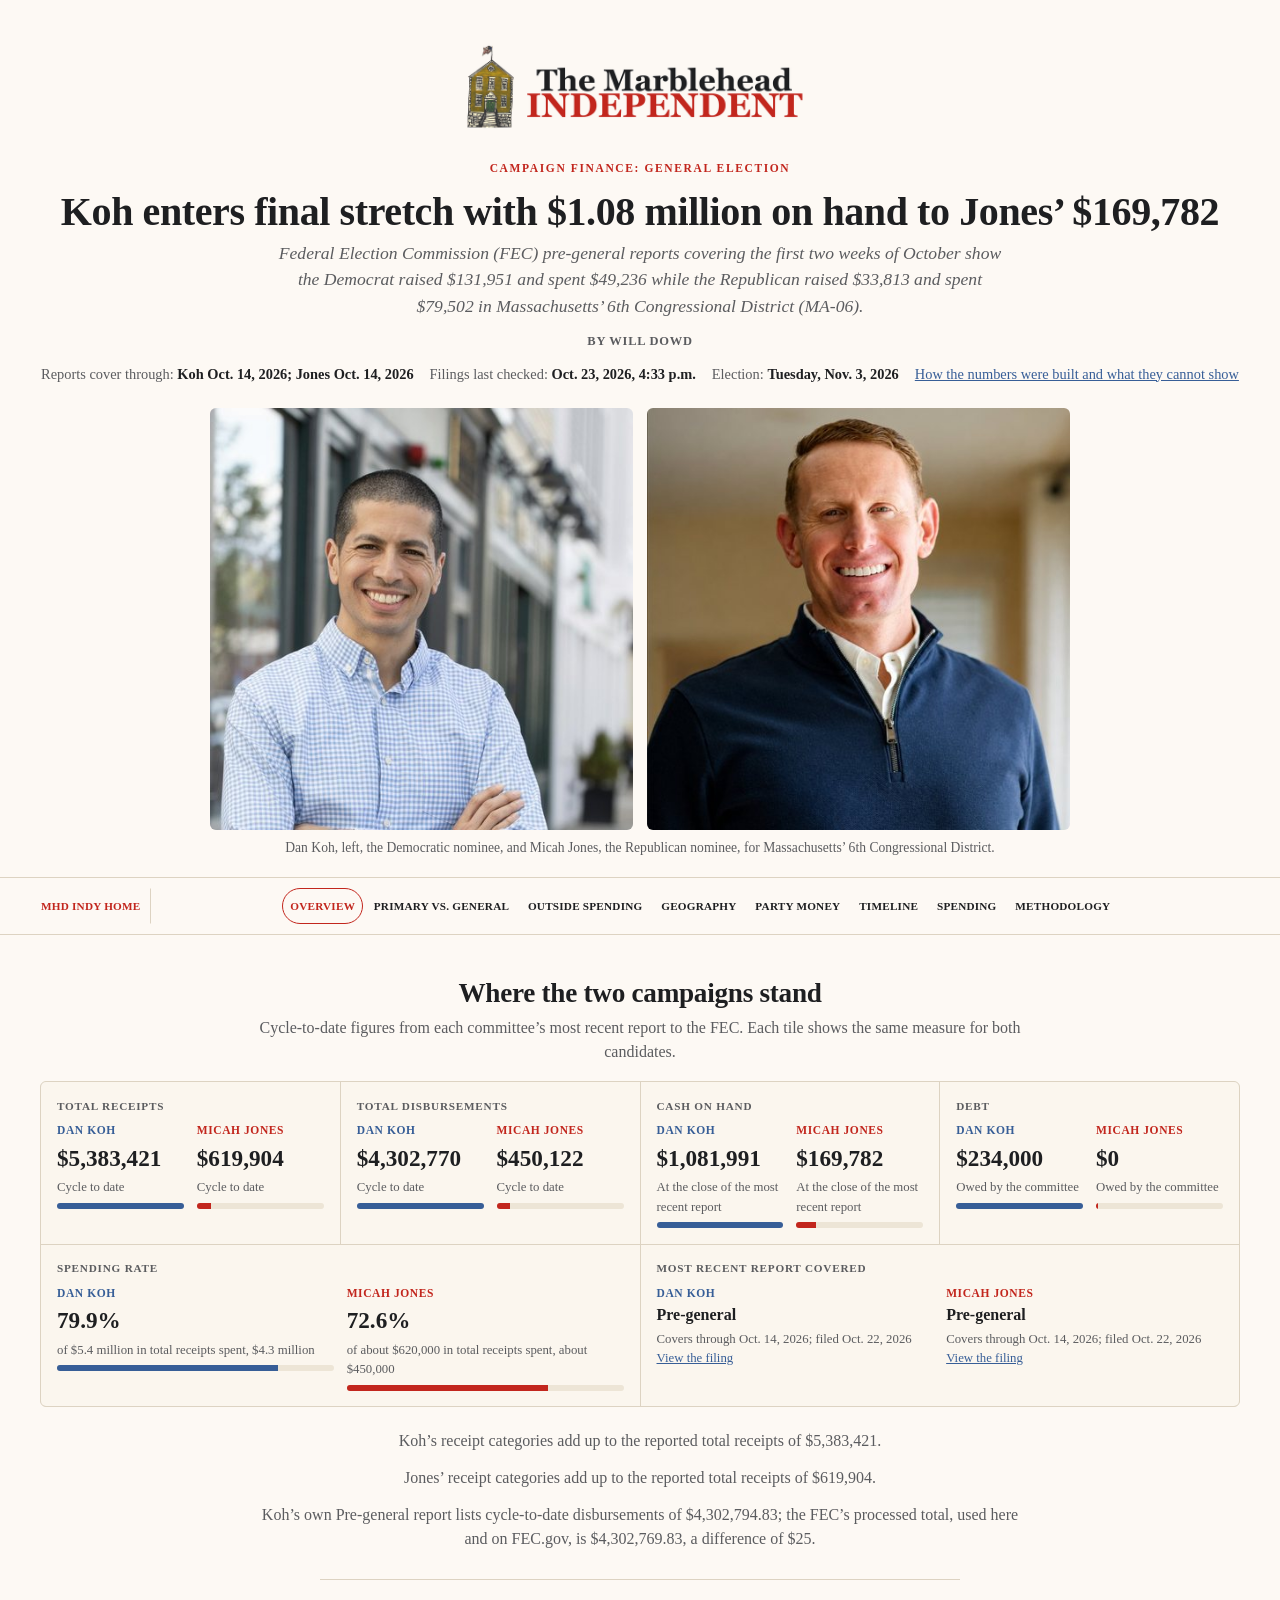
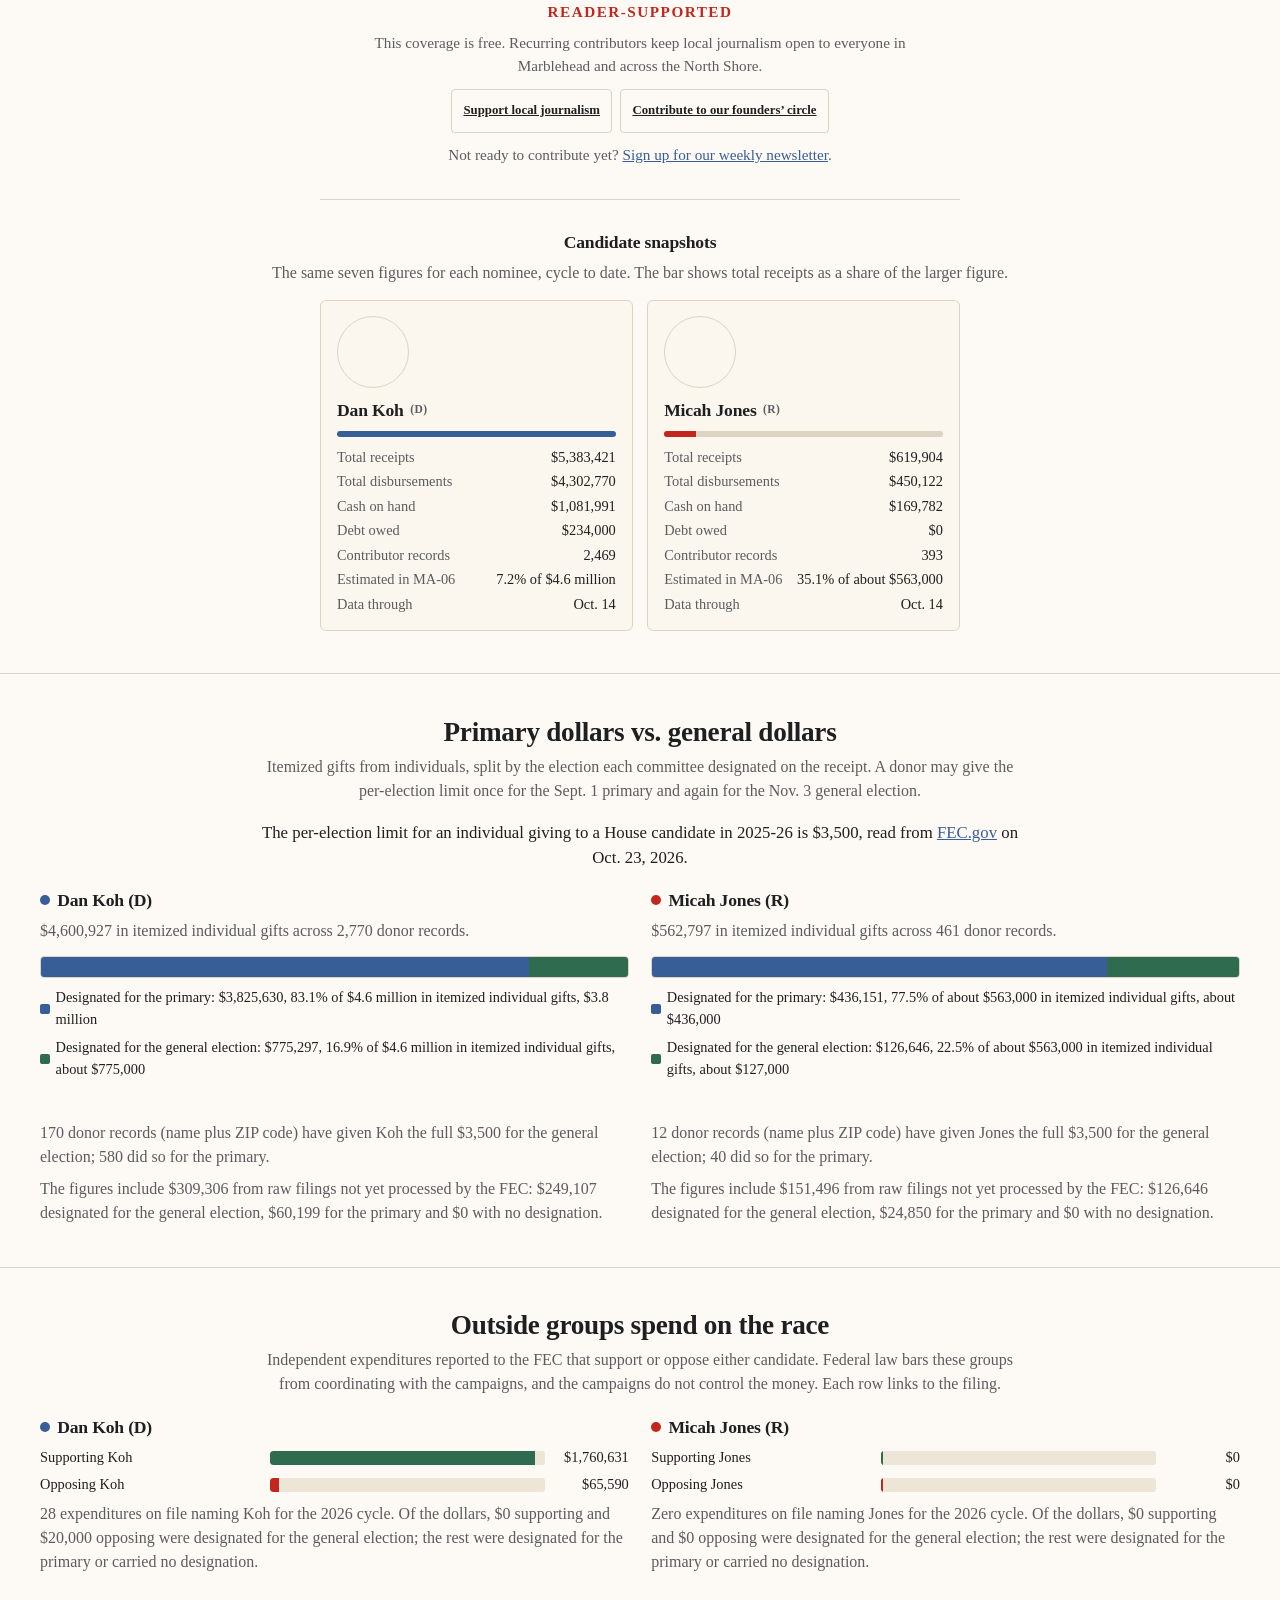
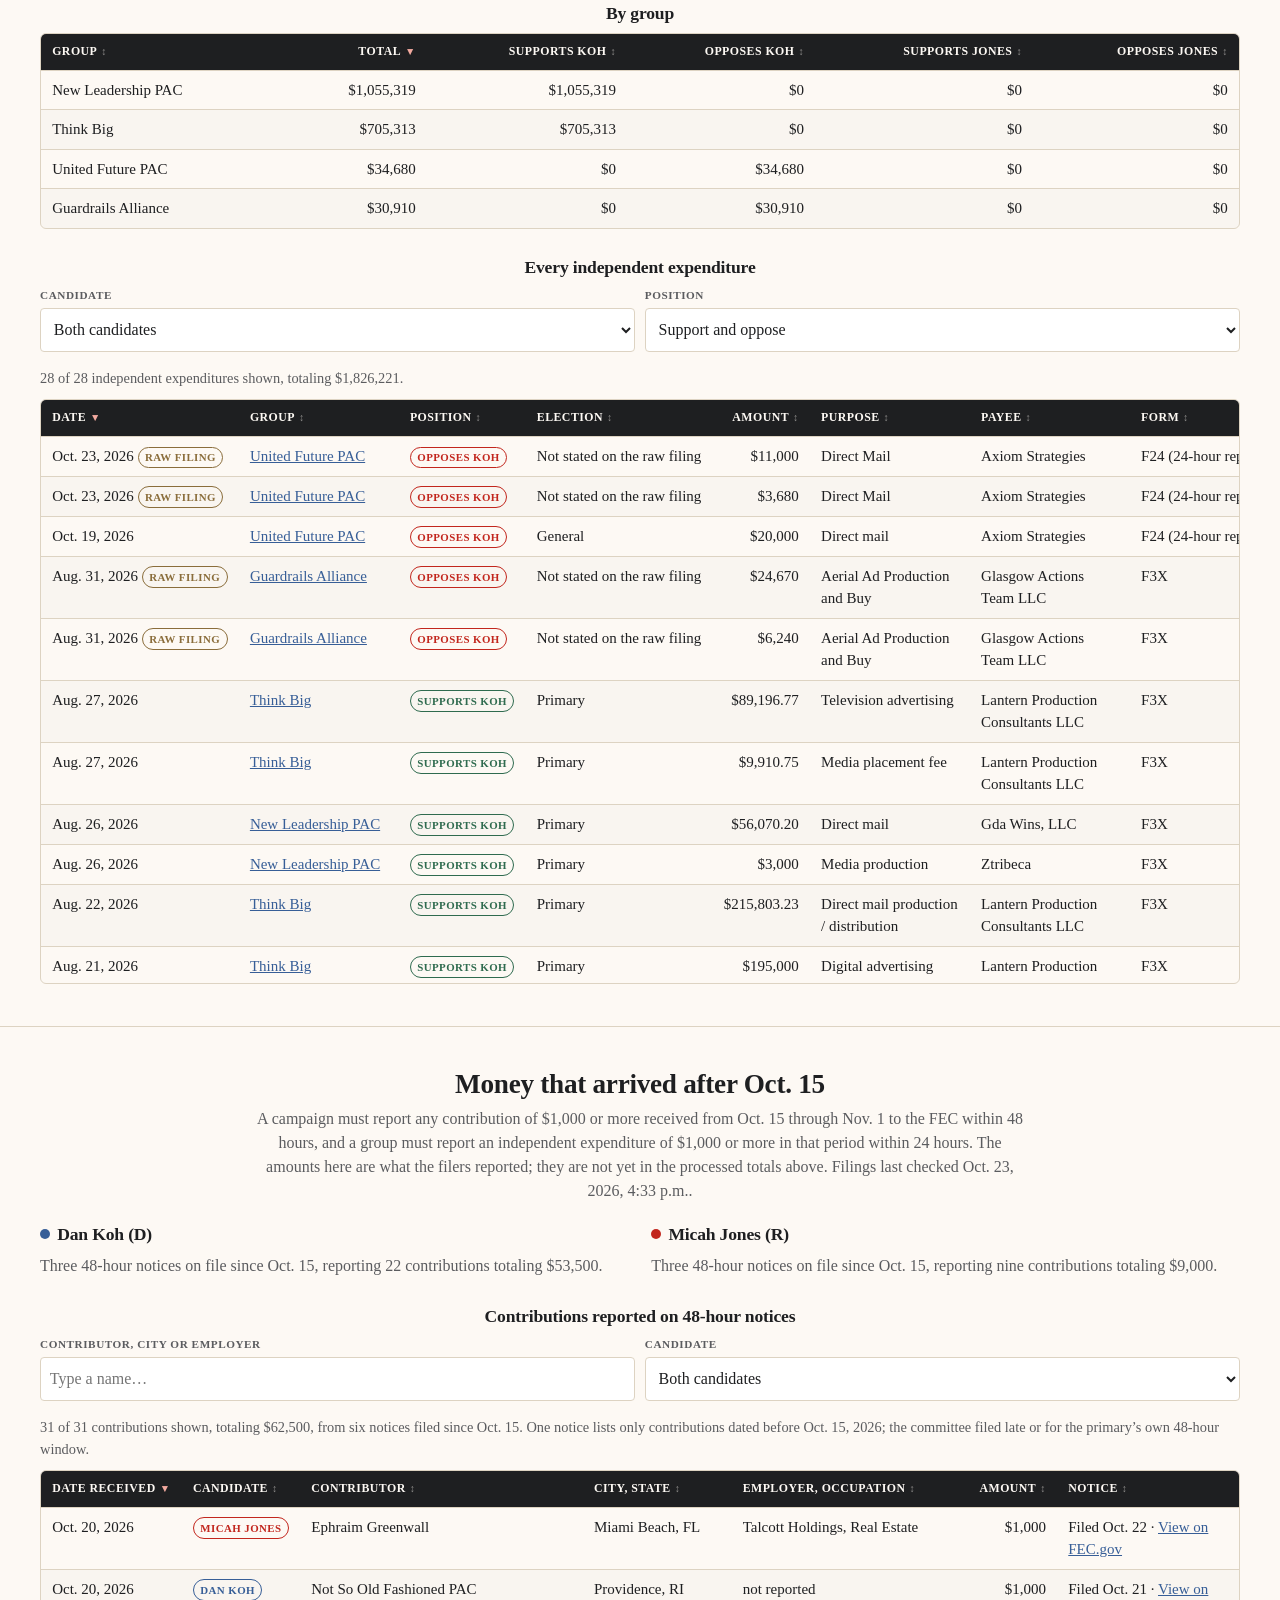
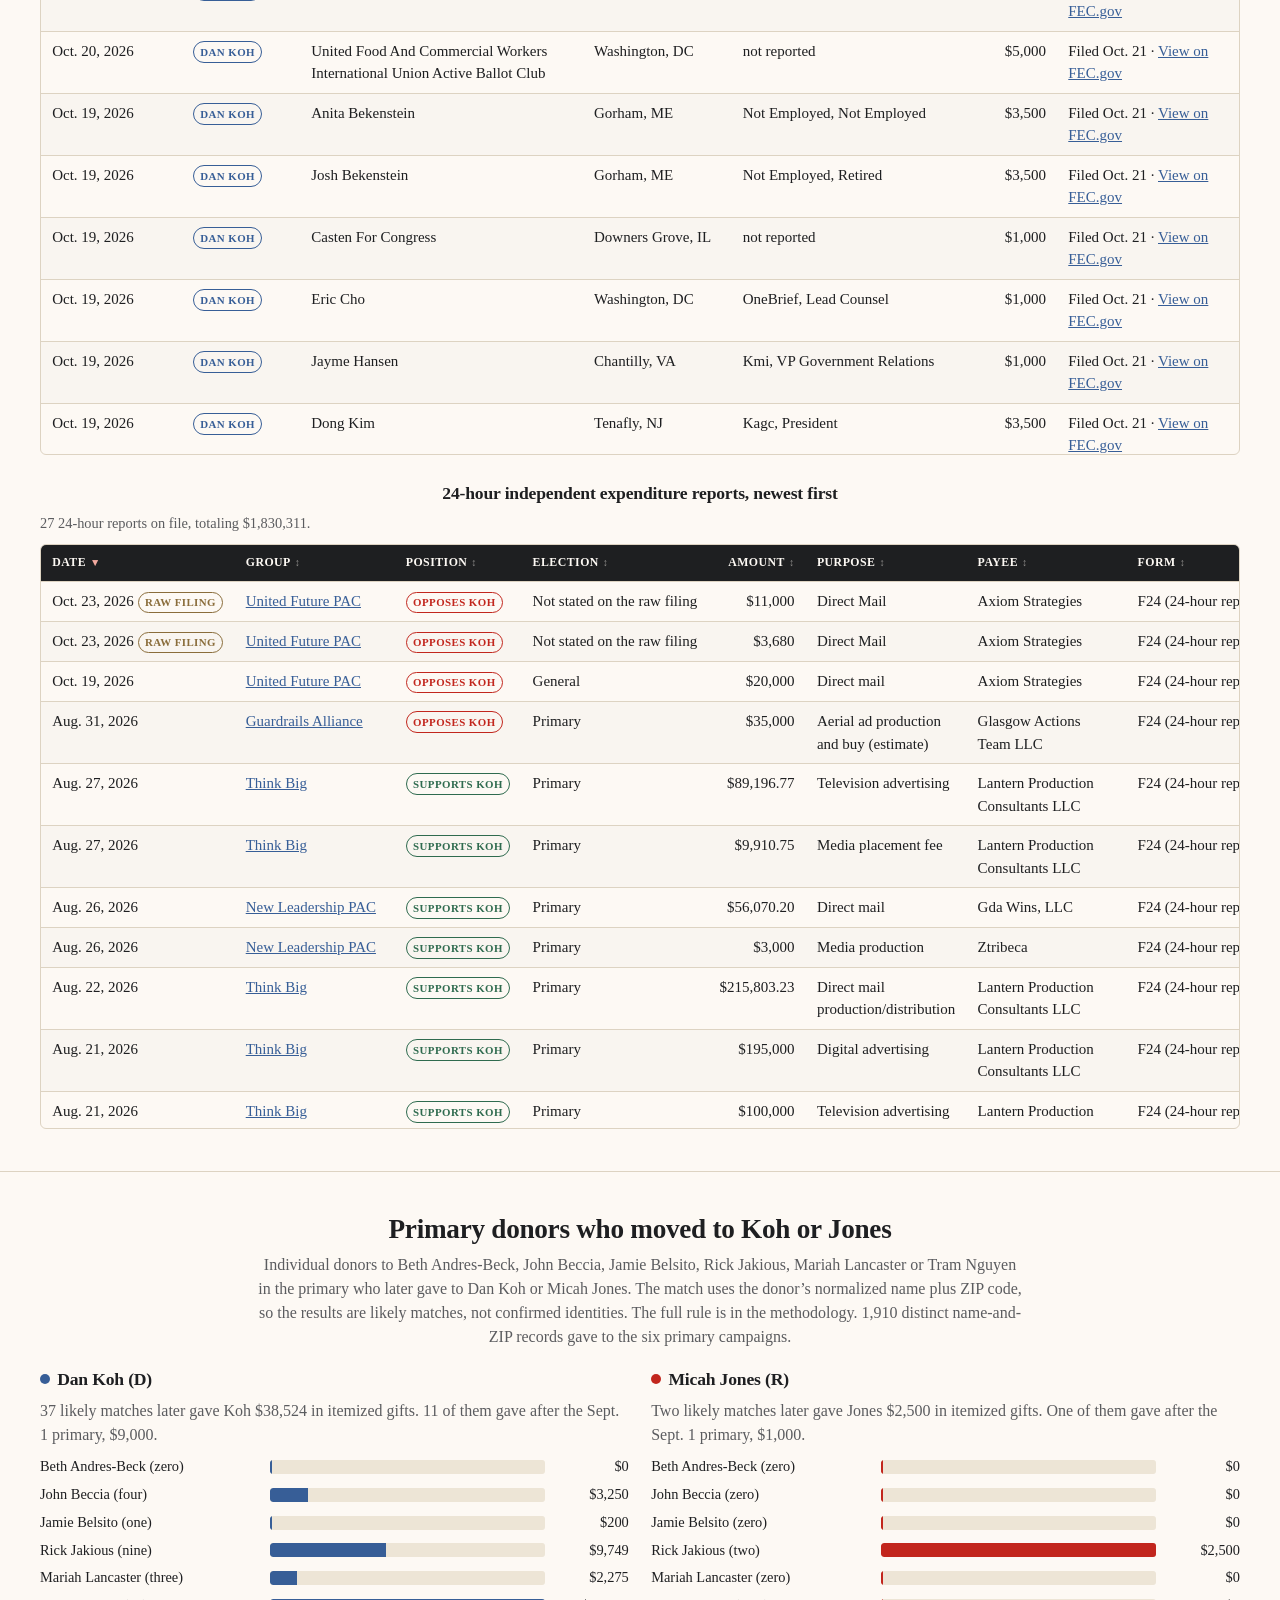
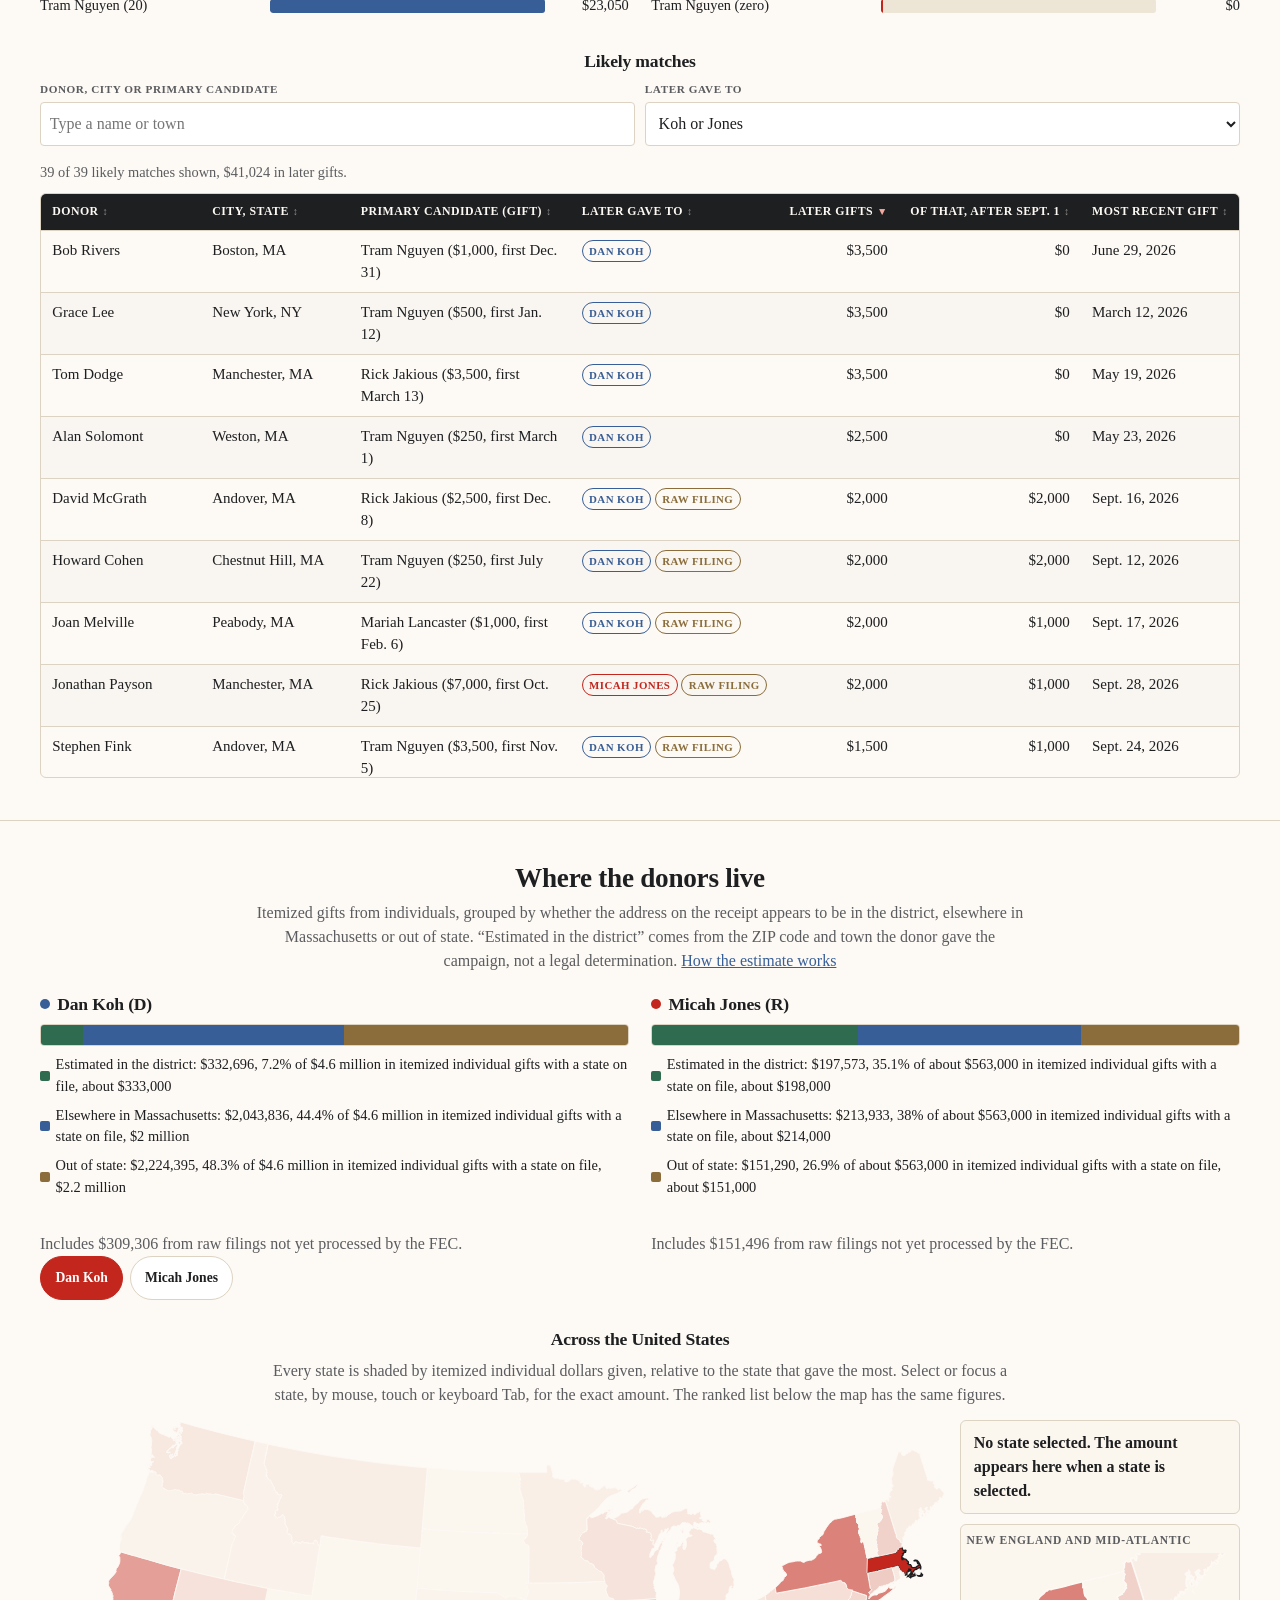
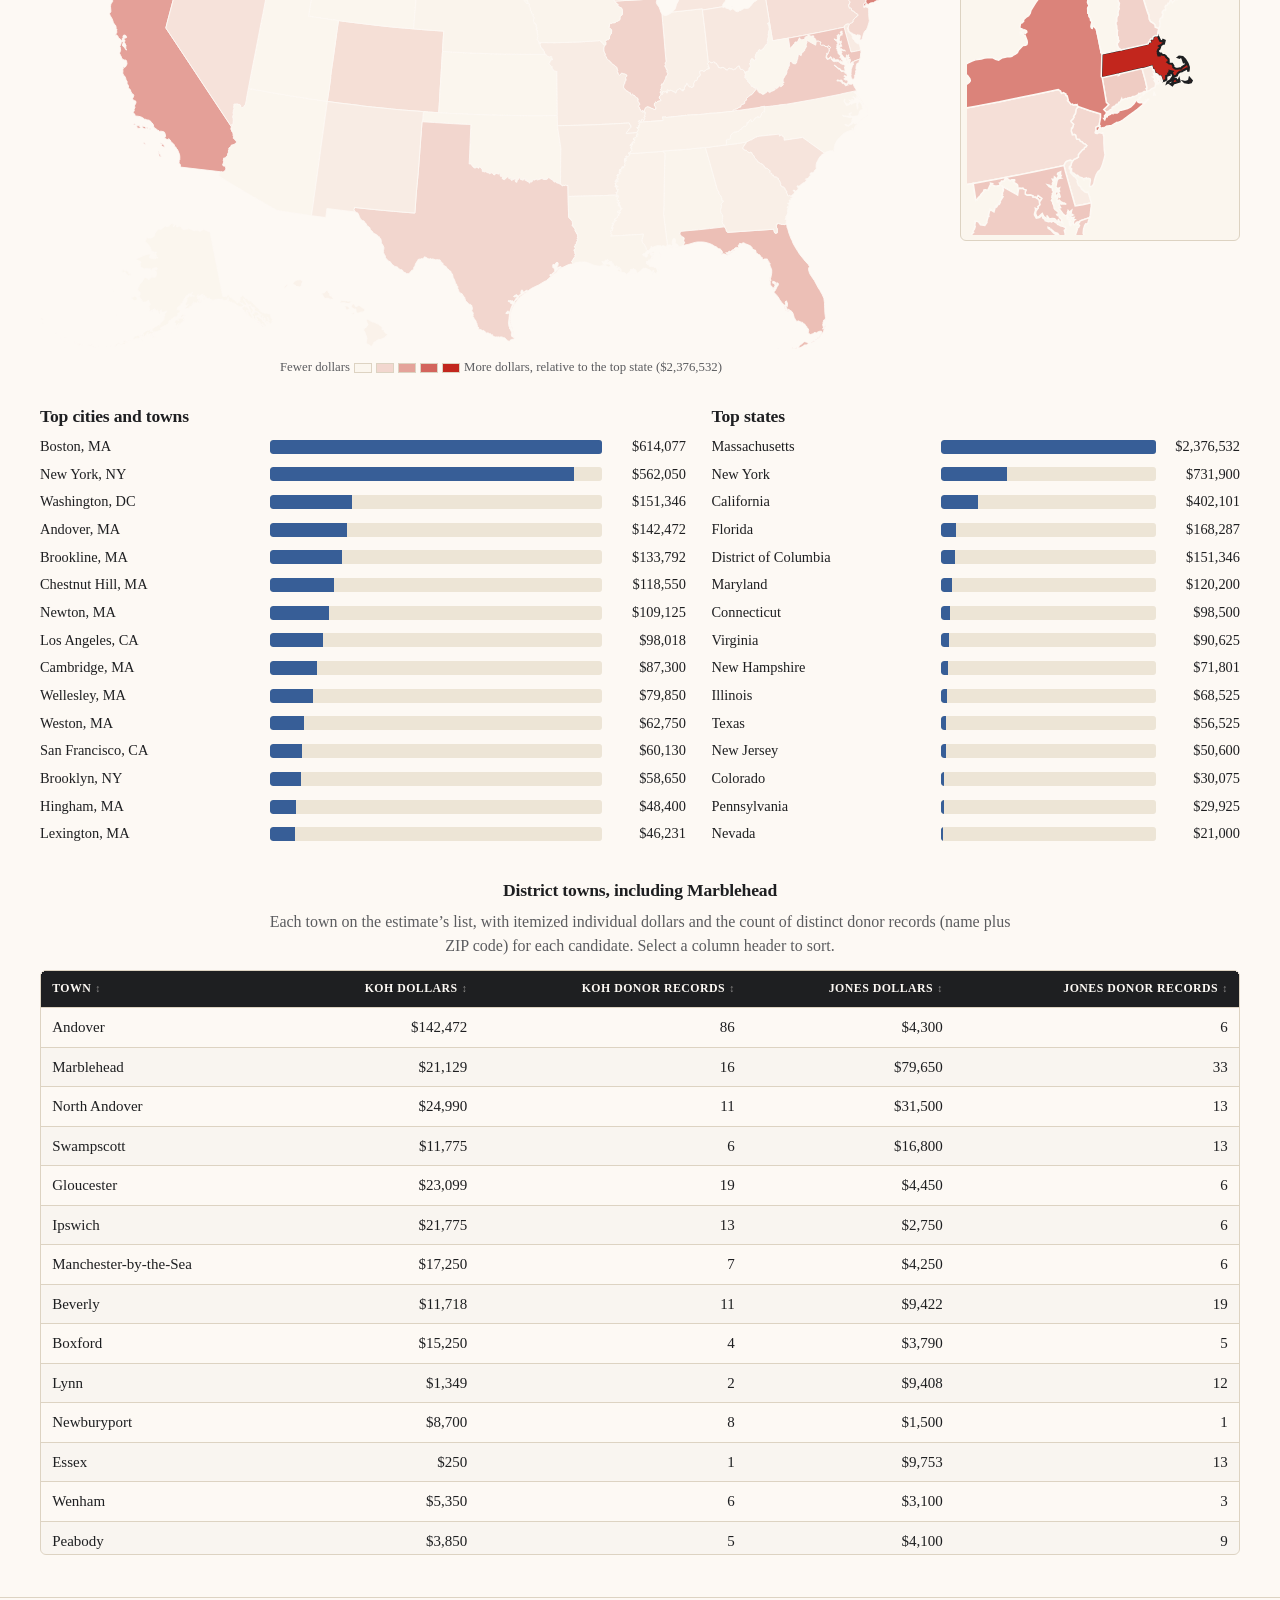
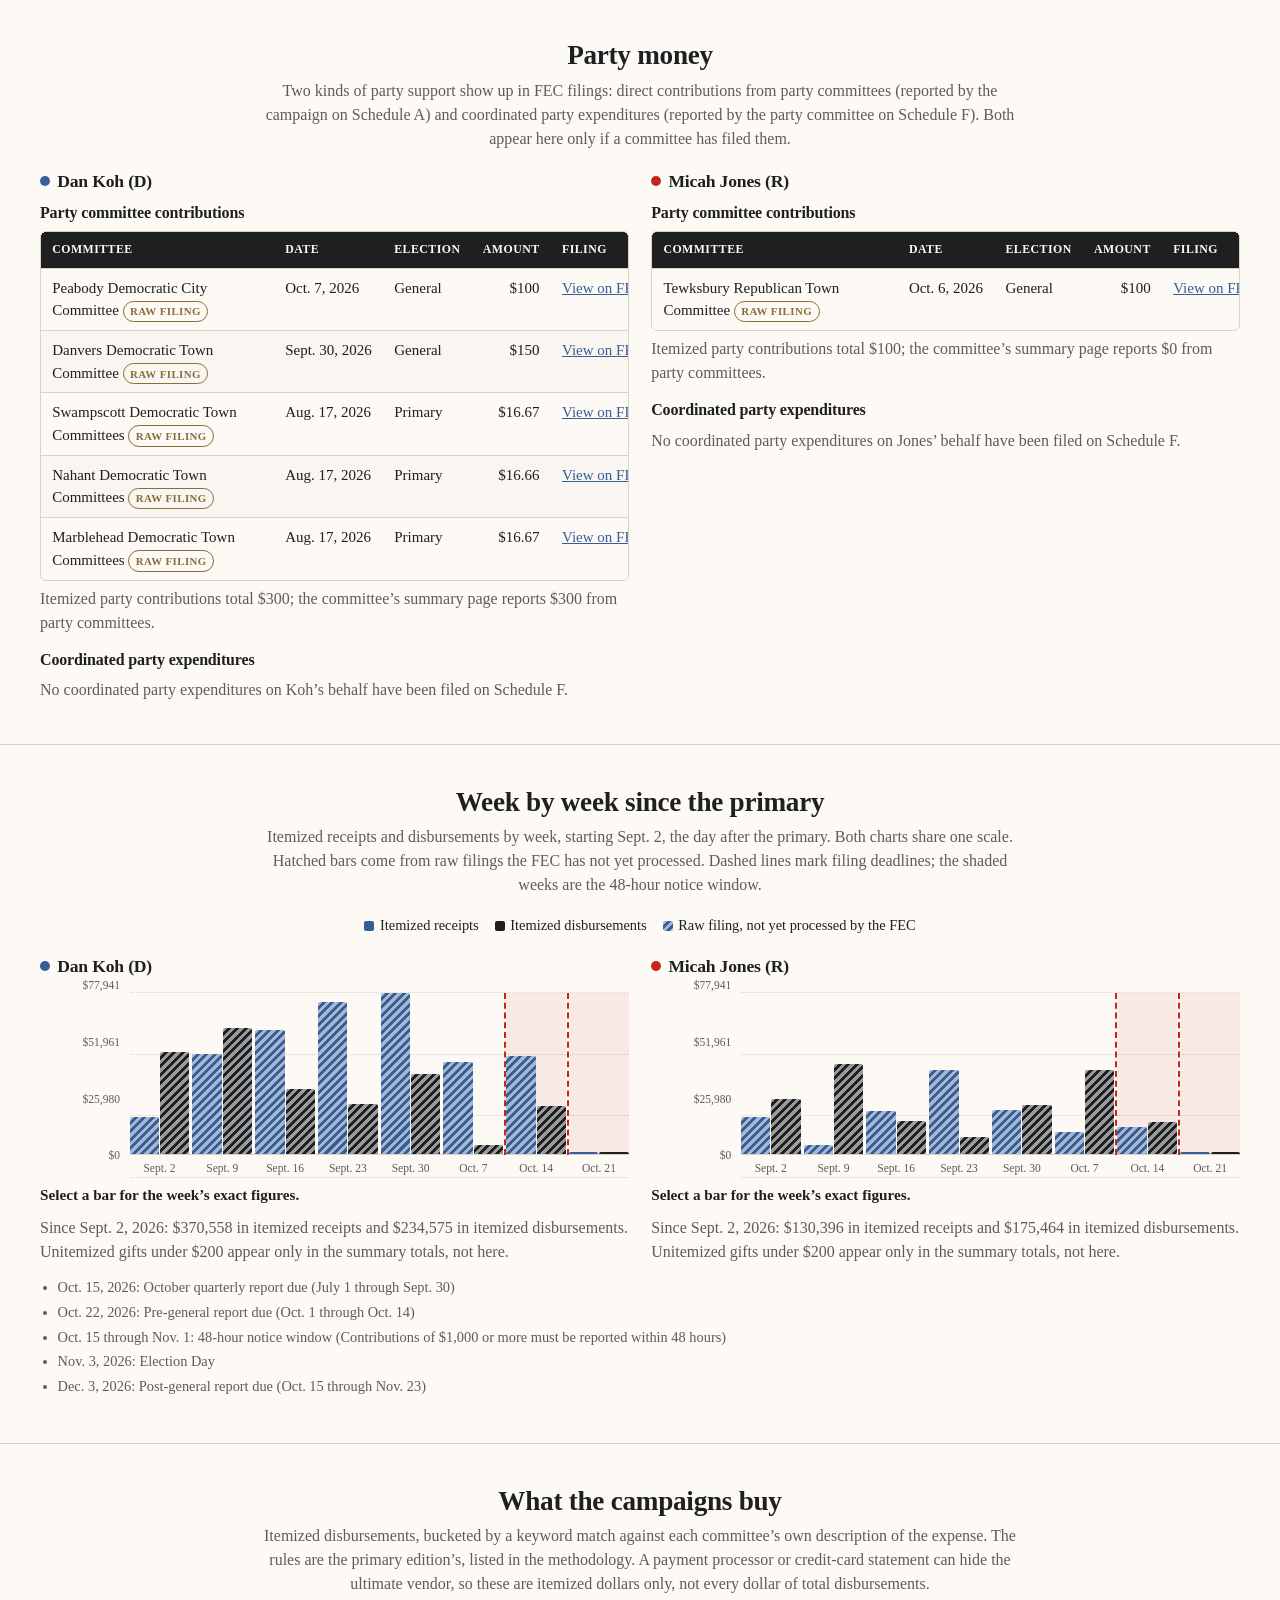
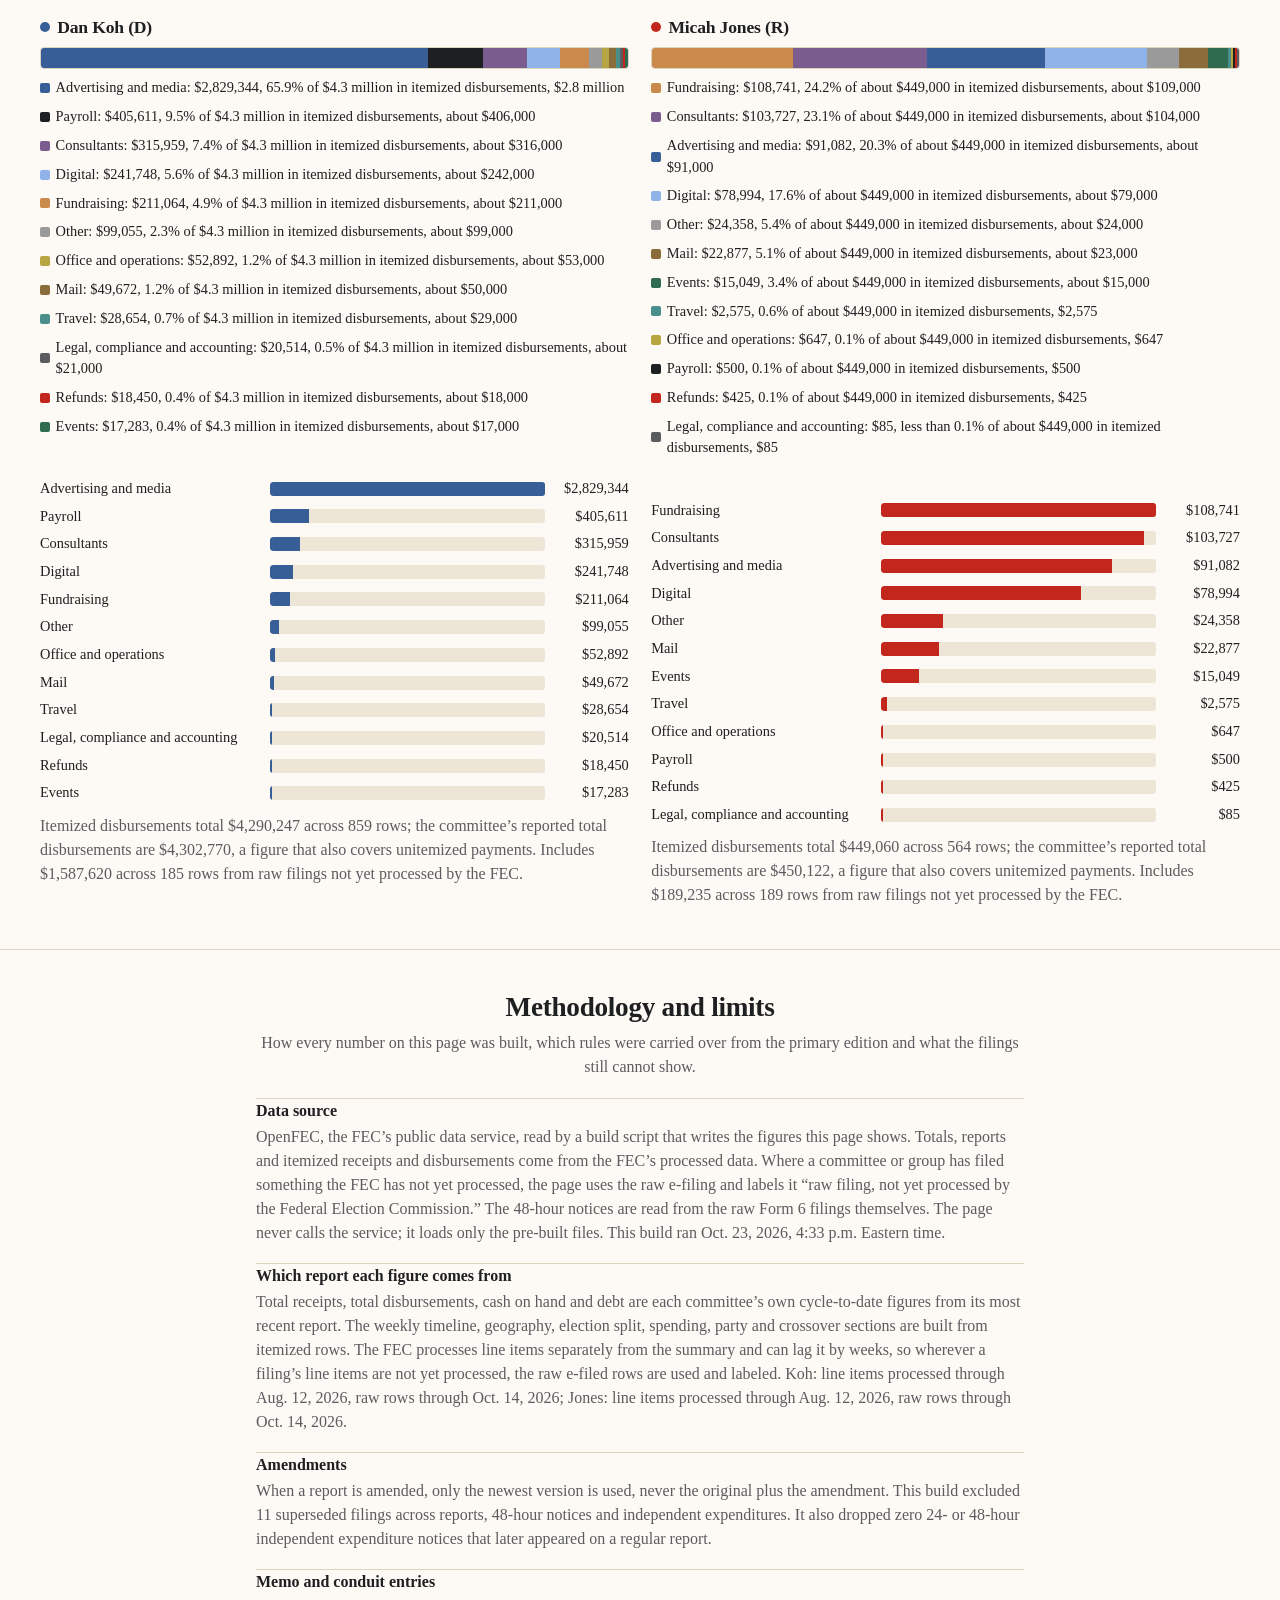
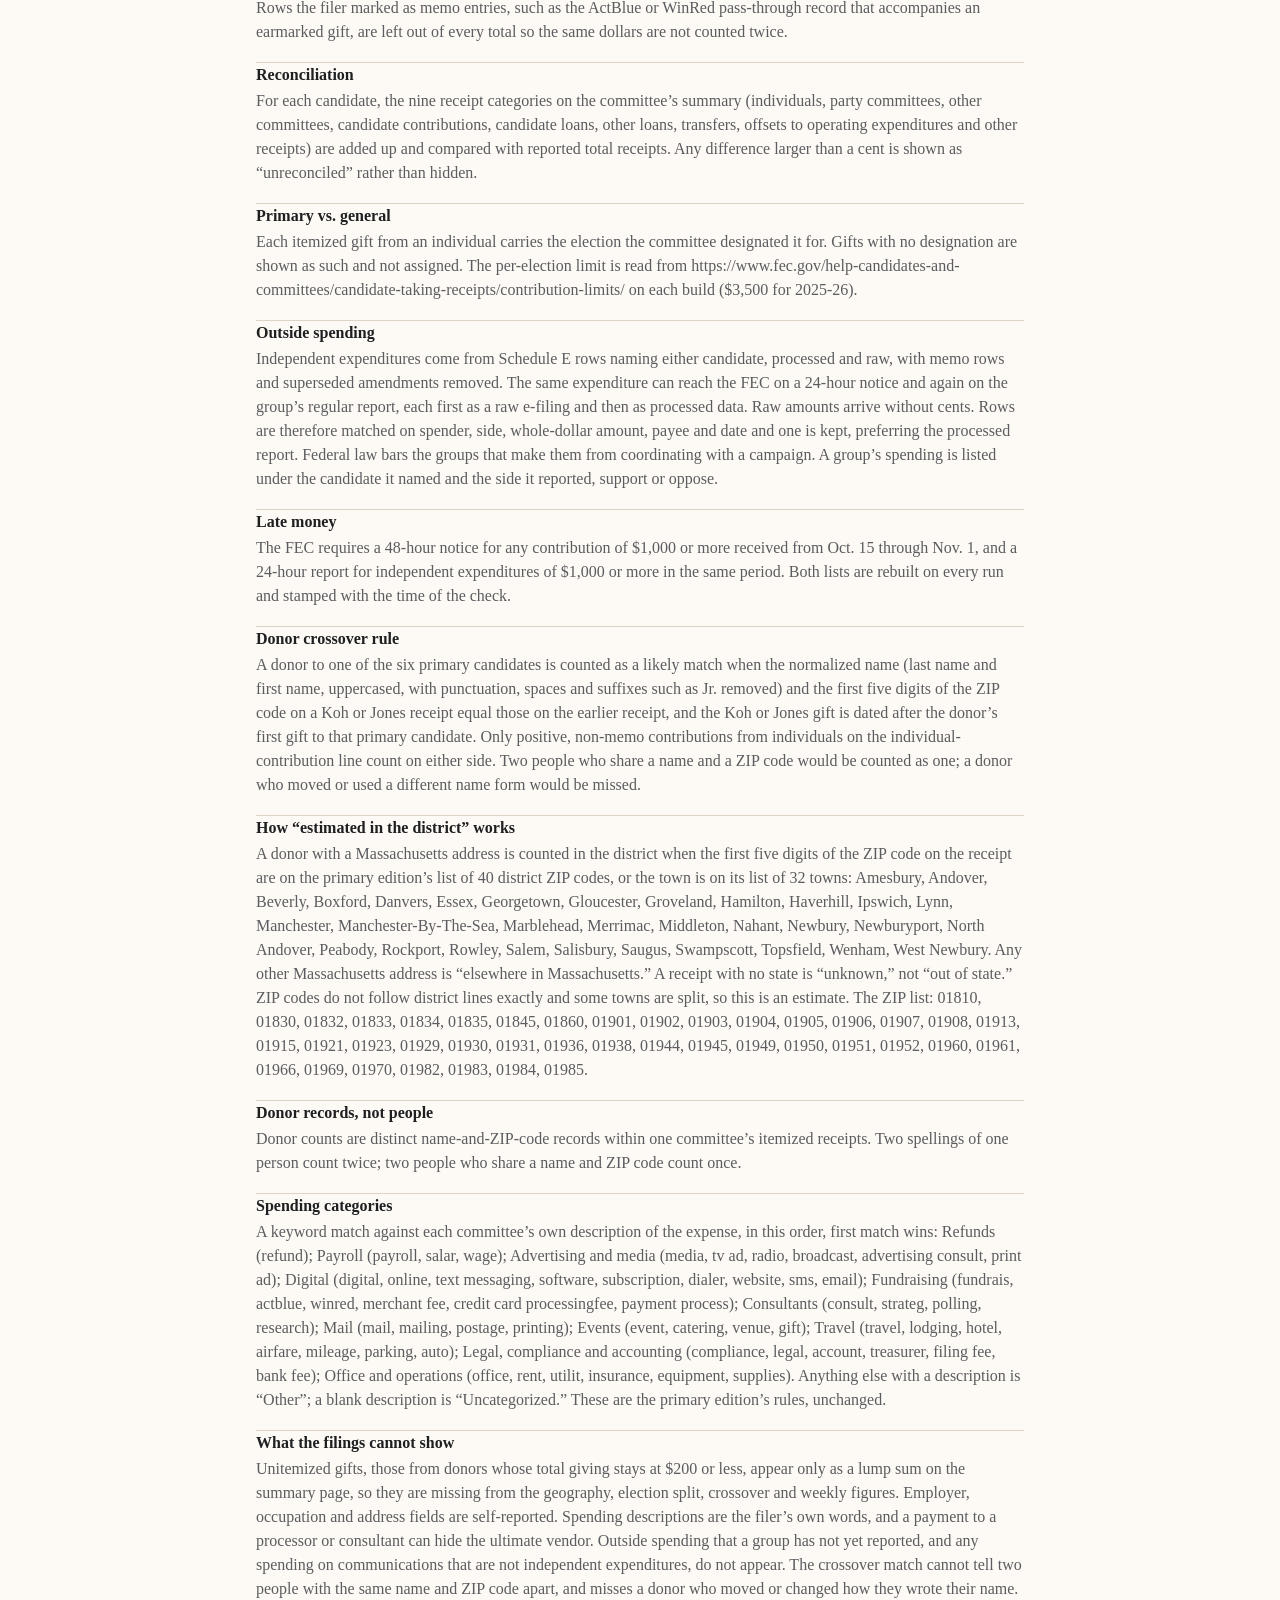
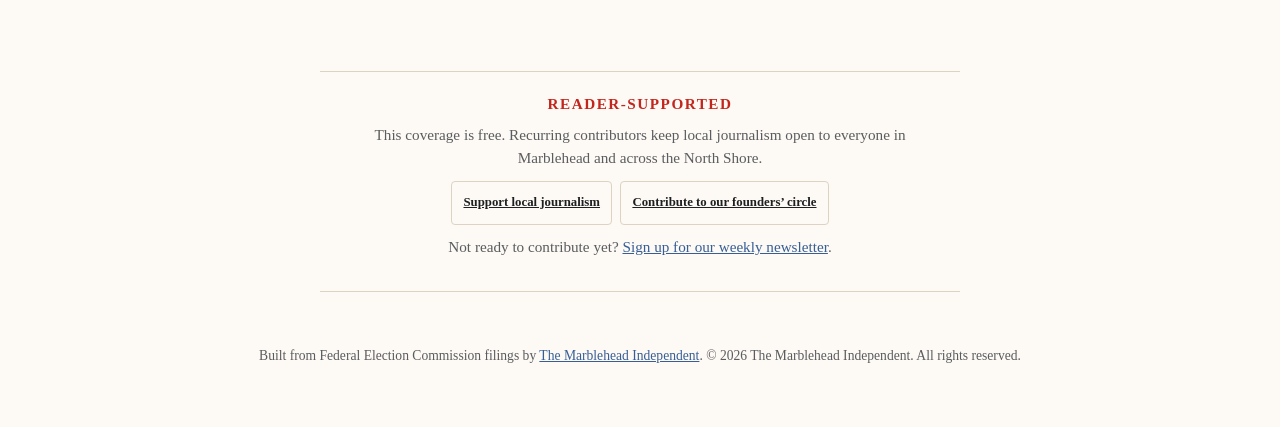
<file: index.html>
<!doctype html>
<html lang="en">
<head>
<meta charset="utf-8">
<meta name="viewport" content="width=device-width,initial-scale=1">
<title>MA-06 general election money — The Marblehead Independent</title>
<meta name="description" content="Dan Koh and Micah Jones head to head on receipts, spending, outside money, late contributions and donor geography in the Nov. 3, 2026, general election for Massachusetts' 6th Congressional District, built from Federal Election Commission filings.">
<meta property="og:type" content="article">
<meta property="og:title" content="MA-06 general election money — The Marblehead Independent">
<meta property="og:description" content="Dan Koh and Micah Jones head to head on receipts, spending, outside money, late contributions and donor geography, built from Federal Election Commission filings.">
<meta property="og:site_name" content="The Marblehead Independent">
<meta name="twitter:card" content="summary">
<link rel="icon" href="data:,">
<link rel="stylesheet" href="styles.css">
<script>
  /* Where the pre-built JSON lives. On the standalone page it sits next to
     index.html; in a Ghost HTML card set this to the uploaded folder, e.g.
     "https://www.marbleheadindependent.com/content/files/ma06-general/data/". */
  window.MA06_DATA_BASE = window.MA06_DATA_BASE || "data/";
</script>
</head>
<body class="ma06-page">
<div id="ma06-app">
<a class="skip-link" href="#overview">Skip to the dashboard</a>

<header class="masthead">
  <div class="wrap">
    <a class="masthead-logo" href="https://www.marbleheadindependent.com/" aria-label="The Marblehead Independent home page">
      <img src="assets/images/nameplate-horizontal.png" srcset="assets/images/nameplate-horizontal-800.png 800w, assets/images/nameplate-horizontal.png 1600w" sizes="(max-width: 768px) calc(100vw - 32px), 380px" alt="The Marblehead Independent" width="1600" height="400">
    </a>
    <p class="kicker">Campaign finance: general election</p>
    <h1 id="headline">Loading…</h1>
    <p class="dek" id="dek"></p>
    <p class="byline" id="byline"></p>
    <div class="meta-line">
      <span><span class="meta-label">Reports cover through:</span> <strong id="meta-data-through">—</strong></span>
      <span><span class="meta-label">Filings last checked:</span> <strong id="meta-last-checked">—</strong></span>
      <span><span class="meta-label">Election:</span> <strong>Tuesday, Nov. 3, 2026</strong></span>
      <span><a href="#methodology">How the numbers were built and what they cannot show</a></span>
    </div>
    <p class="build-note hidden" id="build-note"></p>
    <figure class="masthead-photo masthead-photo-pair">
      <div class="pair">
        <img src="assets/images/koh.jpg" srcset="assets/images/koh-480.jpg 480w, assets/images/koh.jpg 1000w" sizes="(max-width: 768px) calc(50vw - 20px), 425px" alt="Dan Koh, the Democratic nominee, in a checked shirt with arms crossed on a storefront sidewalk" width="1000" height="1000">
        <img src="assets/images/jones.jpg" srcset="assets/images/jones-480.jpg 480w, assets/images/jones.jpg 1000w" sizes="(max-width: 768px) calc(50vw - 20px), 425px" alt="Micah Jones, the Republican nominee, in a navy quarter-zip pullover" width="1000" height="1000">
      </div>
      <figcaption>Dan Koh, left, the Democratic nominee, and Micah Jones, the Republican nominee, for Massachusetts’ 6th Congressional District.</figcaption>
    </figure>
  </div>
</header>

<nav class="sectionnav" aria-label="Dashboard sections">
  <div class="wrap">
    <a href="https://www.marbleheadindependent.com" class="nav-home">MHD Indy Home</a>
    <div class="sectionnav-links">
      <a href="#overview">Overview</a>
      <a href="#elections">Primary vs. general</a>
      <a href="#outside">Outside spending</a>
      <a href="#geography">Geography</a>
      <a href="#party">Party money</a>
      <a href="#timeline">Timeline</a>
      <a href="#spending">Spending</a>
      <a href="#methodology">Methodology</a>
    </div>
    <label class="sectionnav-jump">
      <span class="sr-only">Jump to a section</span>
      <select id="jump-to-section">
        <option value="#overview">Overview</option>
        <option value="#elections">Primary vs. general</option>
        <option value="#outside">Outside spending</option>
        <option value="#geography">Geography</option>
        <option value="#party">Party money</option>
        <option value="#timeline">Timeline</option>
        <option value="#spending">Spending</option>
        <option value="#methodology">Methodology</option>
      </select>
    </label>
  </div>
</nav>

<main id="main">

  <!-- 1. OVERVIEW -->
  <section id="overview" class="panel">
    <div class="wrap">
      <div class="panel-head">
        <h2>Where the two campaigns stand</h2>
        <p class="panel-note" id="overview-note">Cycle-to-date figures from each committee’s most recent report to the FEC. Each tile shows the same measure for both candidates.</p>
      </div>
      <div id="overview-metrics"><div class="loading-state">Loading FEC data…</div></div>
      <div id="overview-recon"></div>

      <div id="support-card-top"></div>

      <h3 class="subhead">Candidate snapshots</h3>
      <p class="panel-note" style="margin-bottom:.9rem;">The same seven figures for each nominee, cycle to date. The bar shows total receipts as a share of the larger figure.</p>
      <div id="overview-cards" class="card-grid"></div>
    </div>
  </section>

  <!-- 2. PRIMARY VS. GENERAL -->
  <section id="elections" class="panel">
    <div class="wrap">
      <div class="panel-head">
        <h2>Primary dollars vs. general dollars</h2>
        <p class="panel-note">Itemized gifts from individuals, split by the election each committee designated on the receipt. A donor may give the per-election limit once for the Sept. 1 primary and again for the Nov. 3 general election.</p>
      </div>
      <p class="finding" id="limit-note"></p>
      <div id="elections-list" class="pair"></div>
    </div>
  </section>

  <!-- 3. OUTSIDE SPENDING -->
  <section id="outside" class="panel">
    <div class="wrap">
      <div class="panel-head">
        <h2>Outside groups spend on the race</h2>
        <p class="panel-note">Independent expenditures reported to the FEC that support or oppose either candidate. Federal law bars these groups from coordinating with the campaigns, and the campaigns do not control the money. Each row links to the filing.</p>
      </div>
      <div id="outside-summary" class="pair"></div>
      <h3 class="subhead">By group</h3>
      <div class="table-scroll" tabindex="0" role="region" aria-label="Outside spending by group, scrollable">
        <table id="outside-groups" class="card-table"><thead></thead><tbody></tbody></table>
      </div>
      <h3 class="subhead">Every independent expenditure</h3>
      <div class="controls">
        <div class="control">
          <label for="outside-candidate">Candidate</label>
          <select id="outside-candidate"><option value="__all__">Both candidates</option></select>
        </div>
        <div class="control">
          <label for="outside-side">Position</label>
          <select id="outside-side"><option value="__all__">Support and oppose</option><option value="support">Support</option><option value="oppose">Oppose</option></select>
        </div>
      </div>
      <p class="count-note" id="outside-count" aria-live="polite" aria-atomic="true"></p>
      <div class="table-scroll" tabindex="0" role="region" aria-label="Independent expenditures table, scrollable">
        <table id="outside-table" class="card-table"><thead></thead><tbody></tbody></table>
      </div>
    </div>
  </section>

  <!-- 4. LATE MONEY -->
  <section id="late" class="panel">
    <div class="wrap">
      <div class="panel-head">
        <h2>Money that arrived after Oct. 15</h2>
        <p class="panel-note" id="late-note"></p>
      </div>
      <div id="late-summary" class="pair"></div>
      <h3 class="subhead">Contributions reported on 48-hour notices</h3>
      <div class="controls">
        <div class="control">
          <label for="late-48-search">Contributor, city or employer</label>
          <input id="late-48-search" type="search" placeholder="Type a name…" autocomplete="off">
        </div>
        <div class="control">
          <label for="late-48-candidate">Candidate</label>
          <select id="late-48-candidate"><option value="__all__">Both candidates</option></select>
        </div>
      </div>
      <p class="count-note" id="late-48-count" aria-live="polite" aria-atomic="true"></p>
      <div class="table-scroll" tabindex="0" role="region" aria-label="Contributions reported on 48-hour notices, scrollable">
        <table id="late-48" class="card-table"><thead></thead><tbody></tbody></table>
      </div>
      <h3 class="subhead">24-hour independent expenditure reports, newest first</h3>
      <p class="count-note" id="late-24-count" aria-live="polite" aria-atomic="true"></p>
      <div class="table-scroll" tabindex="0" role="region" aria-label="24-hour independent expenditure reports, scrollable">
        <table id="late-24" class="card-table"><thead></thead><tbody></tbody></table>
      </div>
    </div>
  </section>

  <!-- 5. DONOR CROSSOVER -->
  <section id="crossover" class="panel">
    <div class="wrap">
      <div class="panel-head">
        <h2>Primary donors who moved to Koh or Jones</h2>
        <p class="panel-note" id="crossover-note"></p>
      </div>
      <div id="crossover-summary" class="pair"></div>
      <h3 class="subhead">Likely matches</h3>
      <div class="controls">
        <div class="control">
          <label for="crossover-search">Donor, city or primary candidate</label>
          <input id="crossover-search" type="text" placeholder="Type a name or town">
        </div>
        <div class="control">
          <label for="crossover-candidate">Later gave to</label>
          <select id="crossover-candidate"><option value="__all__">Koh or Jones</option></select>
        </div>
      </div>
      <p class="count-note" id="crossover-count" aria-live="polite" aria-atomic="true"></p>
      <div class="table-scroll" tabindex="0" role="region" aria-label="Donor crossover table, scrollable">
        <table id="crossover-table" class="card-table"><thead></thead><tbody></tbody></table>
      </div>
    </div>
  </section>

  <!-- 6. GEOGRAPHY -->
  <section id="geography" class="panel">
    <div class="wrap">
      <div class="panel-head">
        <h2>Where the donors live</h2>
        <p class="panel-note">Itemized gifts from individuals, grouped by whether the address on the receipt appears to be in the district, elsewhere in Massachusetts or out of state. “Estimated in the district” comes from the ZIP code and town the donor gave the campaign, not a legal determination. <a href="#method-district">How the estimate works</a></p>
      </div>
      <div id="geo-summary" class="pair"></div>
      <div class="pill-tabs" id="geo-tabs" role="group" aria-label="Choose a candidate for the map and town lists"></div>
      <h3 class="subhead">Across the United States</h3>
      <p class="panel-note">Every state is shaded by itemized individual dollars given, relative to the state that gave the most. Select or focus a state, by mouse, touch or keyboard Tab, for the exact amount. The ranked list below the map has the same figures.</p>
      <div class="us-map-layout">
        <div id="geo-map-wrap" class="us-map-wrap"><p class="loading-state" id="geo-map-loading">Map loads when you scroll here.</p></div>
        <div class="us-map-side">
          <p id="geo-map-detail" class="us-map-detail" aria-live="polite"></p>
          <div id="geo-map-inset" class="us-map-inset"></div>
          <div id="geo-map-small" class="us-map-small" role="group" aria-label="Small Northeastern states"></div>
        </div>
      </div>
      <div id="geo-map-legend" class="us-map-legend"></div>
      <div class="two-col" style="margin-top:1.6rem;">
        <div>
          <h3>Top cities and towns</h3>
          <div id="geo-top-city"></div>
        </div>
        <div>
          <h3>Top states</h3>
          <div id="geo-top-state"></div>
        </div>
      </div>
      <h3 class="subhead">District towns, including Marblehead</h3>
      <p class="panel-note">Each town on the estimate’s list, with itemized individual dollars and the count of distinct donor records (name plus ZIP code) for each candidate. Select a column header to sort.</p>
      <p class="scroll-cue" id="geo-town-cue" hidden>Scroll sideways for donor counts.</p>
      <div class="table-scroll" tabindex="0" role="region" aria-label="District towns table, scrollable">
        <table id="geo-town-table" class="card-table"><thead></thead><tbody></tbody></table>
      </div>
    </div>
  </section>

  <!-- 7. PARTY MONEY -->
  <section id="party" class="panel">
    <div class="wrap">
      <div class="panel-head">
        <h2>Party money</h2>
        <p class="panel-note">Two kinds of party support show up in FEC filings: direct contributions from party committees (reported by the campaign on Schedule A) and coordinated party expenditures (reported by the party committee on Schedule F). Both appear here only if a committee has filed them.</p>
      </div>
      <div id="party-list" class="pair"></div>
    </div>
  </section>

  <!-- 8. TIMELINE -->
  <section id="timeline" class="panel">
    <div class="wrap">
      <div class="panel-head">
        <h2>Week by week since the primary</h2>
        <p class="panel-note">Itemized receipts and disbursements by week, starting Sept. 2, the day after the primary. Both charts share one scale. Hatched bars come from raw filings the FEC has not yet processed. Dashed lines mark filing deadlines; the shaded weeks are the 48-hour notice window.</p>
      </div>
      <div class="stack-legend timeline-legend">
        <span class="item"><span class="swatch" style="background:var(--slate-blue)"></span>Itemized receipts</span>
        <span class="item"><span class="swatch" style="background:var(--harbor-black)"></span>Itemized disbursements</span>
        <span class="item"><span class="swatch" style="background:var(--slate-blue);background-image:repeating-linear-gradient(135deg, rgba(255,255,255,.55) 0 3px, transparent 3px 6px)"></span>Raw filing, not yet processed by the FEC</span>
      </div>
      <div id="timeline-pair" class="pair" style="margin-top:1rem;"></div>
      <ul class="deadline-list" id="deadline-list"></ul>
    </div>
  </section>

  <!-- 9. SPENDING -->
  <section id="spending" class="panel">
    <div class="wrap">
      <div class="panel-head">
        <h2>What the campaigns buy</h2>
        <p class="panel-note">Itemized disbursements, bucketed by a keyword match against each committee’s own description of the expense. The rules are the primary edition’s, listed in the methodology. A payment processor or credit-card statement can hide the ultimate vendor, so these are itemized dollars only, not every dollar of total disbursements.</p>
      </div>
      <div id="spending-pair" class="pair"></div>
    </div>
  </section>

  <!-- 10. METHODOLOGY -->
  <section id="methodology" class="panel">
    <div class="wrap methodology">
      <div class="panel-head">
        <h2>Methodology and limits</h2>
        <p class="panel-note">How every number on this page was built, which rules were carried over from the primary edition and what the filings still cannot show.</p>
      </div>
      <div id="methodology-list"></div>
    </div>
  </section>

  <div class="wrap"><div id="support-card-bottom"></div></div>

</main>

<footer class="sitefoot">
  <p>Built from Federal Election Commission filings by <a href="https://www.marbleheadindependent.com/about-us">The Marblehead Independent</a>. &copy; <span id="copyright-year">2026</span> The Marblehead Independent. All rights reserved.</p>
</footer>
</div>
<script src="app.js"></script>
</body>
</html>
</file>
<file: styles.css>
/* ==========================================================================
   MA-06 general-election campaign finance dashboard
   The Marblehead Independent

   Brand tokens, Georgia type and the panel/section pattern carried over
   from the primary-season edition. Every rule is scoped under #ma06-app
   so the same stylesheet works on the standalone page and inside a Ghost
   HTML card without fighting the theme.

   The file has three parts:
     1. Shared tokens and components, used by both versions.
     2. Desktop version, 769 px and wider (@media (min-width: 769px)).
     3. Mobile version, 768 px and narrower (@media (max-width: 768px)),
        a phone layout of its own, not the desktop layout squeezed down.
   app.js picks the same breakpoint with matchMedia and re-renders the
   components whose markup differs (tables, snapshots, map, charts,
   methodology); the data layer is shared.
   ========================================================================== */

:root, #ma06-app {
  --shell-white: #FDF9F4;
  --harbor-black: #1E1F21;
  --independent-red: #C2261D;
  --slate-blue: #375E97;
  --soft-border: #DDD3C2;
  --paper: #FBF6EE;
  --linen: #EDE5D6;
  --hairline: var(--soft-border);
  --ink-soft: #5B5C5F;
  --positive: #2F6B4F;
  --amber: #8a6d3b;
  --koh: var(--slate-blue);
  --jones: var(--independent-red);

  --serif: Georgia, "Times New Roman", Times, serif;
  --sans: Georgia, "Times New Roman", Times, serif;

  --maxw: 1200px;
  --pad: 32px;
  --radius: 6px;
  --nav-h: 56px;            /* sticky nav height; sections keep clear of it */
  --tap: 44px;              /* minimum touch target */
}

/* Page-level rules apply only on the standalone page; inside Ghost the theme owns html and body. */
body.ma06-page { margin: 0; background: var(--shell-white); overflow-x: hidden; }
html:has(body.ma06-page) { scroll-behavior: smooth; -webkit-text-size-adjust: 100%; }

/* Reduced motion comes after the smooth rule so it wins the cascade. */
@media (prefers-reduced-motion: reduce) {
  html:has(body.ma06-page) { scroll-behavior: auto; }
  #ma06-app *, #ma06-app *::before, #ma06-app *::after {
    animation-duration: .01ms !important; animation-iteration-count: 1 !important; transition-duration: .01ms !important;
  }
}

#ma06-app {
  background: var(--shell-white);
  color: var(--harbor-black);
  font-family: var(--sans);
  font-size: 1rem;
  line-height: 1.5;
  -webkit-font-smoothing: antialiased;
  text-align: center;
  overflow-x: clip;
}
/* Embedded in a Ghost page (no body.ma06-page), the theme's content column
   is a narrow centered flex container that would size the dashboard to its
   widest content. Span the viewport instead; --ma06-vw is the viewport width
   minus any scrollbar, set by the card's script, so nothing scrolls sideways. */
body:not(.ma06-page) #ma06-app {
  width: var(--ma06-vw, 100vw); max-width: var(--ma06-vw, 100vw);
  margin-left: calc(50% - var(--ma06-vw, 100vw) / 2); margin-right: calc(50% - var(--ma06-vw, 100vw) / 2);
  flex: 0 0 auto; align-self: center;
}
/* The theme's own masthead already shows the nameplate, so the card's copy is hidden there. */
body:not(.ma06-page) #ma06-app .masthead-logo { display: none; }
#ma06-app *, #ma06-app *::before, #ma06-app *::after { box-sizing: border-box; }
#ma06-app img, #ma06-app svg { max-width: 100%; }

#ma06-app .sr-only {
  position: absolute; width: 1px; height: 1px; padding: 0; margin: -1px; overflow: hidden;
  clip: rect(0,0,0,0); white-space: nowrap; border: 0;
}

#ma06-app .wrap { max-width: calc(var(--maxw) + 2 * var(--pad)); margin-inline: auto; padding-inline: var(--pad); }

#ma06-app h1, #ma06-app h2, #ma06-app h3, #ma06-app h4 {
  font-family: var(--serif); font-weight: 700; margin: 0 0 .4rem; letter-spacing: -.01em; color: var(--harbor-black);
}
#ma06-app h1 { font-size: clamp(1.7rem, 3.2vw, 2.5rem); line-height: 1.1; text-wrap: balance; }
#ma06-app h2 { font-size: clamp(1.3rem, 2.2vw, 1.7rem); line-height: 1.2; }
#ma06-app h3 { font-size: 1.1rem; }
#ma06-app h4 { font-size: 1rem; }
#ma06-app p { margin: 0 0 .8rem; }
#ma06-app a { color: var(--slate-blue); }
#ma06-app a:hover { text-decoration: underline; }
#ma06-app a:focus-visible, #ma06-app button:focus-visible, #ma06-app input:focus-visible, #ma06-app select:focus-visible, #ma06-app summary:focus-visible {
  outline: 2px solid var(--independent-red); outline-offset: 2px;
}
/* Every section anchor lands below the sticky nav. */
#ma06-app section.panel, #ma06-app .method-item { scroll-margin-top: calc(var(--nav-h) + 12px); }

#ma06-app .kicker {
  text-transform: uppercase; letter-spacing: .14em; font-weight: 700; font-size: .72rem; color: var(--independent-red);
}
#ma06-app .dek {
  color: var(--ink-soft); font-family: var(--serif); font-style: italic; font-size: 1.1rem; max-width: 46rem; margin-inline: auto;
}
#ma06-app .byline {
  font-size: .78rem; font-weight: 600; text-transform: uppercase; letter-spacing: .06em; color: var(--ink-soft); margin-top: .6rem;
}

/* ---- masthead ---- */
#ma06-app .masthead { padding-block: clamp(1.6rem, 5vw, 2.6rem) 1.2rem; border-bottom: 1px solid var(--hairline); }
#ma06-app .masthead-logo { display: inline-block; margin-bottom: 1rem; max-width: 100%; }
#ma06-app .masthead-logo img { display: block; width: 100%; max-width: 380px; height: auto; }
#ma06-app .masthead-logo:hover { text-decoration: none; opacity: .88; }
#ma06-app .meta-line {
  font-size: .9rem; color: var(--ink-soft); margin-top: .6rem; display: flex; flex-wrap: wrap; justify-content: center; gap: .3rem 1rem;
}
#ma06-app .meta-line > span { max-width: 100%; }
#ma06-app .meta-label { white-space: nowrap; }             /* each label stays with its value */
#ma06-app .meta-line strong { color: var(--harbor-black); }
#ma06-app .build-note {
  margin: .9rem auto 0; max-width: 40rem; font-size: .9rem; color: var(--harbor-black); background: var(--paper);
  border: 1px solid var(--independent-red); border-radius: var(--radius); padding: .6rem .8rem;
}

/* Masthead photo, as on the primary edition; here a two-up pair of the nominees. */
#ma06-app .masthead-photo { margin: 1.4rem auto 0; max-width: var(--maxw); }
#ma06-app .masthead-photo img { display: block; width: 100%; height: auto; border-radius: var(--radius); }
#ma06-app .masthead-photo figcaption { font-size: .85rem; color: var(--ink-soft); margin-top: .45rem; text-align: center; }
#ma06-app .masthead-photo-pair .pair { display: grid; grid-template-columns: 1fr 1fr; gap: .9rem; max-width: 860px; margin-inline: auto; }
#ma06-app .masthead-photo-pair img { aspect-ratio: 1 / 1; object-fit: cover; object-position: top; }

/* ---- reader-support card (shared with the primary edition) ---- */
#ma06-app .support-card {
  display: block; text-align: center; border-top: 1px solid var(--hairline); border-bottom: 1px solid var(--hairline);
  padding: 1.3rem 1rem; margin: 1.8rem auto; max-width: 40rem;
}
#ma06-app .support-card p { margin: 0 auto .7rem; font-size: .95rem; color: var(--ink-soft); max-width: 34rem; }
#ma06-app .support-card .kicker { margin-bottom: .5rem; color: var(--independent-red); letter-spacing: .1em; }
#ma06-app .support-actions { display: flex; flex-wrap: wrap; justify-content: center; gap: .5rem; margin-bottom: .7rem; }
#ma06-app .support-actions .btn { font-size: .8rem; font-weight: 600; padding: .34rem .7rem; background: transparent; color: var(--harbor-black); border-color: var(--hairline); display: inline-flex; align-items: center; }
#ma06-app .support-actions .btn:hover, #ma06-app .support-actions .btn:focus-visible { background: var(--linen); color: var(--harbor-black); border-color: var(--hairline); }
#ma06-app .support-newsletter { font-size: .9rem; color: var(--ink-soft); margin-bottom: 0; }

/* ---- sticky section nav ---- */
#ma06-app .sectionnav {
  text-align: left; position: sticky; top: 0; z-index: 30; background: rgba(253,249,244,.96);
  -webkit-backdrop-filter: blur(6px); backdrop-filter: blur(6px); border-bottom: 1px solid var(--hairline);
  padding-top: env(safe-area-inset-top, 0px);
}
#ma06-app .sectionnav .wrap { display: flex; align-items: center; gap: .3rem; padding-block: .5rem; min-height: var(--nav-h); }
#ma06-app .sectionnav-links { display: flex; gap: .3rem; flex: 1; }
#ma06-app .sectionnav a {
  font-size: .76rem; font-weight: 600; color: var(--harbor-black); text-transform: uppercase; letter-spacing: .04em;
  white-space: nowrap; padding: .4rem .7rem; border-radius: 999px; border: 1px solid transparent; text-decoration: none;
  display: inline-flex; align-items: center; min-height: 36px;
}
#ma06-app .sectionnav a:hover, #ma06-app .sectionnav a:focus-visible { border-color: var(--hairline); text-decoration: none; }
#ma06-app .sectionnav a.active { color: var(--independent-red); border-color: var(--independent-red); }
#ma06-app .sectionnav a.nav-home {
  color: var(--independent-red); margin-right: .5rem; padding-right: .8rem; border-right: 1px solid var(--hairline); border-radius: 0;
}
#ma06-app .sectionnav-jump { display: none; }

/* ---- panels ---- */
#ma06-app section.panel { padding-block: clamp(1.6rem, 4vw, 2.6rem); border-bottom: 1px solid var(--hairline); }
#ma06-app section.panel:last-of-type { border-bottom: 0; }
#ma06-app .panel-head { margin-bottom: 1.1rem; }
#ma06-app .panel-note { font-size: 1rem; color: var(--ink-soft); max-width: 48rem; margin-inline: auto; }
#ma06-app .finding { font-size: 1.05rem; max-width: 48rem; margin: 0 auto 1rem; }
#ma06-app .subhead { margin-top: 1.6rem; }

/* data UI is left-aligned, not editorial prose */
#ma06-app .metric-grid, #ma06-app .controls, #ma06-app .table-scroll, #ma06-app .stack-bar, #ma06-app .stack-legend,
#ma06-app .hbar-row, #ma06-app .timeline-chart, #ma06-app .timeline-labels, #ma06-app .pill-tabs,
#ma06-app .two-col, #ma06-app .h2h, #ma06-app .week-grid, #ma06-app .us-map-layout, #ma06-app .scroll-cue { text-align: left; }

/* ---- head-to-head metric tiles ---- */
#ma06-app .metric-grid {
  display: grid; gap: 1px; background: var(--hairline);
  border: 1px solid var(--hairline); border-radius: var(--radius); overflow: hidden; margin-bottom: 1.4rem;
}
#ma06-app .metric-tile { background: var(--paper); padding: .95rem 1rem; min-width: 0; }
#ma06-app .metric-tile .label {
  text-transform: uppercase; letter-spacing: .07em; font-size: .7rem; color: var(--ink-soft); font-weight: 700; margin-bottom: .5rem;
}
#ma06-app .h2h { display: grid; grid-template-columns: 1fr 1fr; gap: .8rem; }
#ma06-app .h2h > div { min-width: 0; }
#ma06-app .h2h .who { font-size: .72rem; font-weight: 700; text-transform: uppercase; letter-spacing: .05em; margin-bottom: .1rem; }
#ma06-app .h2h .who.koh { color: var(--koh); }
#ma06-app .h2h .who.jones { color: var(--jones); }
#ma06-app .h2h .value { font-family: var(--serif); font-weight: 700; font-size: clamp(1.1rem, 2.2vw, 1.45rem); font-variant-numeric: tabular-nums; overflow-wrap: anywhere; }
#ma06-app .h2h .sub { font-size: .8rem; color: var(--ink-soft); margin-top: .15rem; }
#ma06-app .h2h .bar { height: 6px; border-radius: 3px; background: var(--linen); overflow: hidden; margin-top: .35rem; }
#ma06-app .h2h .bar span { display: block; height: 100%; min-width: 2px; }
#ma06-app .h2h .bar.koh span { background: var(--koh); }
#ma06-app .h2h .bar.jones span { background: var(--jones); }
#ma06-app .loading-state { min-height: 7rem; display: grid; place-items: center; }

/* ---- candidate snapshots: cards on desktop, a comparison table on phones ---- */
#ma06-app .card-grid { display: grid; grid-template-columns: repeat(auto-fit, minmax(230px, 1fr)); gap: .9rem; text-align: left; max-width: 640px; margin-inline: auto; }
#ma06-app .candidate-card {
  background: var(--paper); border: 1px solid var(--hairline); border-radius: var(--radius); padding: .95rem 1rem;
}
#ma06-app .candidate-photo {
  display: block; width: 72px; height: 72px; border-radius: 50%; object-fit: cover; object-position: top;
  margin-bottom: .55rem; border: 1px solid var(--hairline);
}
#ma06-app .candidate-card h3 { display: flex; flex-wrap: wrap; align-items: center; gap: .4rem; margin-bottom: .5rem; }
#ma06-app .candidate-card h3 .party, #ma06-app .snapshot-table .party { font-family: var(--sans); font-weight: 600; font-size: .72rem; color: var(--ink-soft); letter-spacing: .04em; }
#ma06-app .candidate-card dl { display: grid; grid-template-columns: auto 1fr; gap: .18rem .5rem; font-size: .9rem; margin: 0; }
#ma06-app .candidate-card dt { color: var(--ink-soft); }
#ma06-app .candidate-card dd { margin: 0; text-align: right; font-variant-numeric: tabular-nums; }
#ma06-app .candidate-card .card-note, #ma06-app .snapshot-note { font-size: .8rem; color: var(--ink-soft); margin: .55rem 0 0; text-align: left; }
#ma06-app .mini-bar { height: 6px; border-radius: 3px; background: var(--hairline); overflow: hidden; margin: 0 0 .6rem; }
#ma06-app .mini-bar span { display: block; height: 100%; min-width: 2px; background: var(--independent-red); }
#ma06-app .mini-bar.koh span { background: var(--koh); }
#ma06-app .mini-bar.jones span { background: var(--jones); }
#ma06-app .snapshot-table { width: 100%; min-width: 0; border: 1px solid var(--hairline); border-radius: var(--radius); overflow: hidden; background: var(--paper); font-size: 1rem; }
#ma06-app .snapshot-table th, #ma06-app .snapshot-table td { padding: .55rem .6rem; text-align: right; vertical-align: top; }
#ma06-app .snapshot-table th:first-child, #ma06-app .snapshot-table td:first-child { text-align: left; color: var(--ink-soft); font-weight: 400; }
#ma06-app .snapshot-table thead th { position: static; background: var(--paper); color: var(--harbor-black); text-transform: none; letter-spacing: 0; white-space: normal; font-size: .95rem; vertical-align: bottom; }
#ma06-app .snapshot-table thead th { text-align: center; }
#ma06-app .snapshot-table thead th .candidate-photo { width: 56px; height: 56px; margin: 0 auto .35rem; }
#ma06-app .snapshot-table thead th .name, #ma06-app .snapshot-table thead th .party { display: block; }
#ma06-app .snapshot-table thead th.koh { color: var(--koh); }
#ma06-app .snapshot-table thead th.jones { color: var(--jones); }
#ma06-app .snapshot-table tbody td { border-top: 1px solid var(--hairline); font-variant-numeric: tabular-nums; white-space: normal; }
#ma06-app .snapshot-table td.bar-row { text-align: left; padding-top: .35rem; }
#ma06-app .snapshot-table td.bar-row .who { font-size: .72rem; font-weight: 700; text-transform: uppercase; letter-spacing: .05em; margin: .2rem 0 .15rem; }
#ma06-app .snapshot-table td.bar-row .who.koh { color: var(--koh); }
#ma06-app .snapshot-table td.bar-row .who.jones { color: var(--jones); }
#ma06-app .snapshot-table td.bar-row .mini-bar { margin-bottom: .2rem; }
#ma06-app .recon-flag {
  font-size: .9rem; color: var(--independent-red); margin: .5rem 0 0; border-left: 2px solid var(--independent-red); padding-left: .5rem; text-align: left;
}

/* ---- candidate pair blocks (used by several sections) ---- */
#ma06-app .pair { display: grid; gap: 1.4rem; text-align: left; }
#ma06-app .pair > div { min-width: 0; }
#ma06-app .pair h3 { display: flex; align-items: center; gap: .45rem; }
#ma06-app .swatch-dot { width: 10px; height: 10px; border-radius: 50%; display: inline-block; flex: none; }
#ma06-app .swatch-dot.koh { background: var(--koh); }
#ma06-app .swatch-dot.jones { background: var(--jones); }

/* ---- bar charts ---- */
#ma06-app .stack-bar { display: flex; height: 22px; border-radius: 4px; overflow: hidden; border: 1px solid var(--hairline); }
#ma06-app .stack-bar .seg { height: 100%; min-width: 2px; }
#ma06-app button.seg { border: 0; padding: 0; cursor: pointer; outline-offset: -2px; }
#ma06-app button.seg:hover, #ma06-app button.seg:focus-visible { filter: brightness(0.85); }
#ma06-app .stack-legend { display: flex; flex-wrap: wrap; gap: .45rem 1rem; font-size: .9rem; margin-top: .55rem; }
#ma06-app .stack-legend .item { display: flex; align-items: center; gap: .35rem; }
#ma06-app .stack-legend .swatch { width: 10px; height: 10px; border-radius: 2px; display: inline-block; flex: none; }
#ma06-app .seg-detail { font-size: .95rem; font-weight: 600; min-height: 1.4em; margin: .4rem 0 0; text-align: left; }

#ma06-app .hbar-row { display: grid; grid-template-columns: minmax(110px,220px) 1fr auto; align-items: center; gap: .6rem; margin-bottom: .38rem; font-size: .9rem; }
#ma06-app .hbar-track { height: 14px; background: var(--linen); border-radius: 3px; overflow: hidden; }
#ma06-app .hbar-fill { height: 100%; background: var(--slate-blue); border-radius: 3px 0 0 3px; min-width: 2px; }
#ma06-app .hbar-fill.jones { background: var(--independent-red); }
#ma06-app .hbar-row .amt { font-variant-numeric: tabular-nums; text-align: right; min-width: 74px; white-space: nowrap; }
#ma06-app .hbar-row .lbl { overflow: hidden; text-overflow: ellipsis; white-space: nowrap; }

/* ---- weekly timeline ---- */
#ma06-app .timeline-legend { justify-content: center; }
#ma06-app .week-chart { position: relative; display: grid; grid-template-columns: auto 1fr; column-gap: .4rem; }
#ma06-app .timeline-axis { position: relative; height: 170px; width: 5.2rem; font-size: .72rem; color: var(--ink-soft); font-variant-numeric: tabular-nums; padding-top: .5rem; }
#ma06-app .timeline-axis span { position: absolute; right: .2rem; transform: translateY(50%); white-space: nowrap; }
#ma06-app .timeline-plot { position: relative; }
#ma06-app .timeline-grid { position: absolute; inset: .5rem 0 0 0; pointer-events: none; }
#ma06-app .timeline-grid span { position: absolute; left: 0; right: 0; border-top: 1px dotted var(--hairline); }
#ma06-app .timeline-chart { display: flex; align-items: flex-end; gap: 3px; height: 170px; padding: .5rem 0 0; border-bottom: 1px solid var(--hairline); position: relative; }
#ma06-app .timeline-chart .bar-pair { flex: 1; display: flex; align-items: flex-end; gap: 1px; height: 100%; min-width: 6px; position: relative; }
#ma06-app .timeline-chart .bar { flex: 1; border-radius: 2px 2px 0 0; min-height: 2px; border: 0; padding: 0; cursor: pointer; }
#ma06-app .timeline-chart .bar.receipt { background: var(--slate-blue); }
#ma06-app .timeline-chart .bar.disb { background: var(--harbor-black); }
#ma06-app .timeline-chart .bar.raw { background-image: repeating-linear-gradient(135deg, rgba(255,255,255,.55) 0 3px, transparent 3px 6px); }
#ma06-app .timeline-chart .bar:hover, #ma06-app .timeline-chart .bar:focus-visible, #ma06-app .timeline-chart .bar.selected { outline: 2px solid var(--independent-red); outline-offset: 1px; }
#ma06-app .timeline-chart .bar-pair.deadline::before {
  content: ""; position: absolute; left: -2px; top: 0; bottom: -1px; border-left: 2px dashed var(--independent-red);
}
#ma06-app .timeline-chart .bar-pair.window { background: rgba(194,38,29,.07); }
#ma06-app .timeline-labels { display: flex; gap: 3px; font-size: .72rem; color: var(--ink-soft); margin-top: .3rem; }
#ma06-app .timeline-labels span { flex: 1; text-align: center; min-width: 6px; }
#ma06-app .timeline-readout { grid-column: 1 / -1; }
#ma06-app .deadline-list { font-size: .9rem; color: var(--ink-soft); text-align: left; padding-left: 1.1rem; margin: .8rem 0 0; }
#ma06-app .deadline-list li { margin-bottom: .2rem; }

/* ---- tables ---- */
#ma06-app .table-scroll { overflow: auto; max-height: 65vh; border: 1px solid var(--hairline); border-radius: var(--radius); }
#ma06-app table { border-collapse: collapse; width: 100%; font-family: var(--sans); font-size: .9375rem; min-width: 640px; }
#ma06-app thead th {
  position: sticky; top: 0; z-index: 5; background: var(--harbor-black); color: var(--shell-white); text-align: left;
  padding: .55rem .7rem; font-weight: 600; font-size: .74rem; text-transform: uppercase; letter-spacing: .04em; white-space: nowrap;
}
#ma06-app thead th.num, #ma06-app td.num { text-align: right; font-variant-numeric: tabular-nums; }
#ma06-app .sort-btn {
  display: block; width: calc(100% + 1.4rem); font: inherit; color: inherit; background: transparent; border: 0;
  padding: .55rem .7rem; margin: -.55rem -.7rem; text-align: inherit; text-transform: inherit; letter-spacing: inherit;
  cursor: pointer; user-select: none; min-height: 36px;
}
#ma06-app .sort-btn:hover, #ma06-app .sort-btn:focus-visible { background: rgba(255,255,255,.12); }
#ma06-app th.num .sort-btn { text-align: right; }
#ma06-app .sort-btn .arrow { opacity: .5; margin-left: .25rem; font-size: .65rem; }
#ma06-app .sort-btn.sorted .arrow { opacity: 1; color: #f2a99f; }
#ma06-app tbody td { padding: .5rem .7rem; border-top: 1px solid var(--hairline); white-space: nowrap; vertical-align: top; }
#ma06-app tbody tr:nth-child(even) { background: rgba(0,0,0,.015); }
#ma06-app tbody tr:hover, #ma06-app tbody tr:focus-within { background: var(--linen); }
#ma06-app td.wrap-cell { white-space: normal; min-width: 160px; }
#ma06-app tfoot td { padding: .5rem .7rem; border-top: 2px solid var(--harbor-black); font-weight: 700; background: var(--paper); }
#ma06-app td.row-toggle, #ma06-app th.row-toggle { display: none; }
#ma06-app .tag-pill {
  display: inline-block; font-size: .68rem; font-weight: 700; text-transform: uppercase; letter-spacing: .04em;
  padding: .1rem .4rem; border-radius: 999px; border: 1px solid var(--hairline); color: var(--ink-soft); white-space: nowrap;
}
#ma06-app .tag-pill.support { color: var(--positive); border-color: var(--positive); }
#ma06-app .tag-pill.oppose { color: var(--independent-red); border-color: var(--independent-red); }
#ma06-app .tag-pill.raw { color: var(--amber); border-color: var(--amber); }
#ma06-app .tag-pill.koh { color: var(--koh); border-color: var(--koh); }
#ma06-app .tag-pill.jones { color: var(--jones); border-color: var(--jones); }
#ma06-app .scroll-cue { font-size: .9rem; color: var(--ink-soft); margin: 0 0 .5rem; }
#ma06-app .scroll-cue[hidden] { display: none; }

/* ---- controls ---- */
#ma06-app .controls { display: flex; flex-wrap: wrap; gap: .6rem; align-items: end; margin-bottom: 1rem; }
#ma06-app .control { display: flex; flex-direction: column; gap: .25rem; font-size: .8rem; color: var(--ink-soft); flex: 1 1 200px; min-width: 0; max-width: 100%; }
#ma06-app .control label { font-weight: 600; text-transform: uppercase; letter-spacing: .05em; font-size: .7rem; }
#ma06-app .control input, #ma06-app .control select {
  font-family: var(--sans); font-size: 1rem; padding: .4rem .55rem; border: 1px solid var(--hairline); border-radius: 4px;
  background: #fff; color: var(--harbor-black); width: 100%; max-width: 100%; min-width: 0; box-sizing: border-box; min-height: var(--tap);
}
#ma06-app .btn {
  font-family: var(--sans); font-size: .85rem; font-weight: 600; padding: .42rem .8rem; border-radius: 4px;
  border: 1px solid var(--harbor-black); background: var(--harbor-black); color: var(--shell-white); cursor: pointer; min-height: var(--tap);
}
#ma06-app .btn:hover, #ma06-app .btn:focus-visible { background: var(--independent-red); border-color: var(--independent-red); }
#ma06-app .btn.secondary { background: transparent; color: var(--harbor-black); }
#ma06-app .btn.secondary:hover, #ma06-app .btn.secondary:focus-visible { background: var(--linen); color: var(--harbor-black); }
#ma06-app .pill-tabs { display: flex; flex-wrap: wrap; gap: .4rem; margin-bottom: 1rem; }
#ma06-app .pill-tabs button {
  font-family: var(--sans); font-size: .85rem; font-weight: 600; padding: .35rem .9rem; border-radius: 999px;
  border: 1px solid var(--hairline); background: #fff; color: var(--harbor-black); cursor: pointer; min-height: var(--tap);
}
#ma06-app .pill-tabs button.active { background: var(--independent-red); border-color: var(--independent-red); color: #fff; }

/* ---- U.S. map ---- */
#ma06-app .us-map-layout { display: grid; gap: 1rem; align-items: start; }
#ma06-app .us-map-wrap { position: relative; }
#ma06-app .us-map { display: block; width: 100%; height: auto; }
#ma06-app .us-state { stroke: var(--shell-white); stroke-width: 1; cursor: pointer; }
#ma06-app .us-state:hover { filter: brightness(0.88); }
#ma06-app .us-state-home { stroke: var(--harbor-black); stroke-width: 1.5; }
#ma06-app .us-state:focus-visible { outline: 2px solid var(--harbor-black); outline-offset: 1px; }
#ma06-app .us-state.selected { stroke: var(--harbor-black); stroke-width: 2.5; }
#ma06-app .us-map-tip {
  position: absolute; pointer-events: none; background: var(--harbor-black); color: var(--shell-white); font-size: .85rem;
  padding: .3rem .55rem; border-radius: 4px; white-space: nowrap; transform: translate(-50%, calc(-100% - 10px)); z-index: 4;
}
#ma06-app .us-map-tip[hidden] { display: none; }
#ma06-app .us-map-side { text-align: left; }
#ma06-app .us-map-detail {
  text-align: left; font-weight: 600; font-size: 1rem; margin: 0 0 .6rem; background: var(--paper); border: 1px solid var(--hairline);
  border-radius: var(--radius); padding: .65rem .8rem; min-height: 3.2em;
}
#ma06-app .us-map-inset { border: 1px solid var(--hairline); border-radius: var(--radius); background: var(--paper); padding: .35rem; }
#ma06-app .us-map-inset .inset-label { font-size: .72rem; text-transform: uppercase; letter-spacing: .06em; color: var(--ink-soft); font-weight: 700; margin: .1rem 0 .25rem; }
#ma06-app .us-map-small { display: flex; flex-wrap: wrap; gap: .4rem; margin-top: .6rem; }
#ma06-app .us-map-small button {
  font-family: var(--sans); font-size: .85rem; font-weight: 700; min-width: var(--tap); min-height: var(--tap); padding: 0 .6rem;
  border: 1px solid var(--hairline); border-radius: 6px; background: #fff; color: var(--harbor-black); cursor: pointer;
}
#ma06-app .us-map-small button.selected { border-color: var(--harbor-black); box-shadow: inset 0 0 0 1px var(--harbor-black); }
#ma06-app .us-map-legend { display: flex; align-items: center; gap: .25rem; max-width: 720px; margin: .6rem auto 0; font-size: .8rem; color: var(--ink-soft); flex-wrap: wrap; }
#ma06-app .us-map-swatch { width: 18px; height: 10px; border: 1px solid var(--hairline); }

#ma06-app .two-col { display: grid; gap: 1.6rem; }
#ma06-app .callout {
  background: var(--paper); border-left: 3px solid var(--independent-red); border-radius: 0 var(--radius) var(--radius) 0;
  padding: .8rem 1rem; font-size: .95rem; text-align: left; max-width: 48rem; margin: 0 auto 1rem;
}
#ma06-app .empty-state, #ma06-app .loading-state { text-align: center; padding: 2.2rem 1rem; color: var(--ink-soft); font-size: .95rem; }
#ma06-app .count-note { font-size: .9rem; color: var(--ink-soft); margin: 0 0 .6rem; text-align: left; }

/* ---- methodology ---- */
#ma06-app .methodology dl { text-align: left; margin: 1.2rem auto 0; max-width: 48rem; }
#ma06-app .methodology dt { font-family: var(--serif); font-weight: 700; margin-top: 1rem; }
#ma06-app .methodology dd { margin: .15rem 0 0; color: var(--ink-soft); font-size: 1rem; }
#ma06-app .methodology dd + dt { margin-top: 1.1rem; }
#ma06-app .method-list { text-align: left; margin: 1rem auto 0; max-width: 48rem; }
#ma06-app .method-item { border-top: 1px solid var(--hairline); }
#ma06-app .method-item:last-child { border-bottom: 1px solid var(--hairline); }
#ma06-app .method-item summary {
  cursor: pointer; list-style: none; display: flex; justify-content: space-between; align-items: center; gap: .6rem;
  font-family: var(--serif); font-weight: 700; padding: .8rem .2rem; min-height: var(--tap);
}
#ma06-app .method-item summary::-webkit-details-marker { display: none; }
#ma06-app .method-item summary::after { content: "+"; font-family: var(--sans); font-size: 1.3rem; line-height: 1; color: var(--slate-blue); flex: none; }
#ma06-app .method-item[open] summary::after { content: "–"; }
#ma06-app .method-item p { color: var(--ink-soft); font-size: 1rem; margin: 0 .2rem .9rem; }
#ma06-app .methodology .town-list { font-size: .9rem; color: var(--ink-soft); }

#ma06-app footer.sitefoot { padding: 1.6rem var(--pad) 3rem; font-size: .85rem; color: var(--ink-soft); text-align: center; }
#ma06-app footer.sitefoot p { overflow-wrap: anywhere; }

#ma06-app .skip-link { position: absolute; left: -999px; top: .5rem; z-index: 100; background: var(--harbor-black); color: #fff; padding: .5rem .8rem; border-radius: 4px; }
#ma06-app .skip-link:focus { left: var(--pad); }
#ma06-app .hidden { display: none !important; }

/* ==========================================================================
   2. DESKTOP VERSION, 769 px and wider
   ========================================================================== */
@media (min-width: 769px) {
  /* every section link stays visible: the row wraps on narrower desktops instead of clipping or scrolling */
  #ma06-app .sectionnav .wrap { justify-content: center; flex-wrap: wrap; row-gap: .15rem; }
  #ma06-app .sectionnav-links { flex: 1 1 0; min-width: 0; flex-wrap: wrap; justify-content: center; gap: .15rem; }
  #ma06-app .sectionnav a { font-size: .7rem; letter-spacing: .02em; padding: .35rem .45rem; }
  #ma06-app .sectionnav a.nav-home { margin-right: .3rem; padding-right: .6rem; padding-left: 0; }
  #ma06-app .metric-grid { grid-template-columns: repeat(2, 1fr); }
  #ma06-app .pair { grid-template-columns: 1fr 1fr; }
  #ma06-app .two-col { grid-template-columns: 1.1fr .9fr; }
  #ma06-app .us-map-layout { grid-template-columns: minmax(0, 1fr) 280px; }
  #ma06-app .us-map-small { display: none; }        /* desktop selects small states through the inset */
  #ma06-app .snapshot-table { display: none; }
  #ma06-app table.mobile-only { display: none; }
  #ma06-app .timeline-pair { grid-template-columns: 1fr; }
  #ma06-app .method-item p, #ma06-app .method-item summary { pointer-events: auto; }
}
@media (min-width: 769px) and (max-width: 1024px) {
  #ma06-app { --pad: 24px; --nav-h: 94px; }    /* the eight-link bar wraps to two rows here */
}
@media (min-width: 1025px) and (max-width: 1279px) {
  #ma06-app { --nav-h: 56px; }                 /* one row with eight links */
}
@media (min-width: 1025px) {
  #ma06-app .metric-grid { grid-template-columns: repeat(3, 1fr); }
}
@media (min-width: 1280px) {
  #ma06-app .metric-grid { grid-template-columns: repeat(4, 1fr); }
  /* six tiles in four columns: the last two widen so the second row has no empty cells */
  #ma06-app .metric-grid .metric-tile:nth-child(4n + 5):nth-last-child(2), #ma06-app .metric-grid .metric-tile:nth-child(4n + 6):last-child { grid-column: span 2; }
  #ma06-app .timeline-pair { grid-template-columns: 1fr 1fr; }
}

/* ==========================================================================
   3. MOBILE VERSION, 768 px and narrower: one column, 16 px gutters,
   16 px inputs, 44 px tap targets, no horizontal page scroll.
   ========================================================================== */
@media (max-width: 768px) {
  #ma06-app { --pad: 16px; --nav-h: 56px; }
  #ma06-app .wrap { padding-inline: max(var(--pad), env(safe-area-inset-left)) max(var(--pad), env(safe-area-inset-right)); }
  #ma06-app h1 { font-size: clamp(1.55rem, 6.5vw, 2rem); }
  #ma06-app h2 { font-size: clamp(1.3rem, 5.4vw, 1.55rem); }
  #ma06-app .dek { font-size: 1.05rem; }
  #ma06-app .masthead-logo img { max-width: 100%; }
  #ma06-app .meta-line { flex-direction: column; align-items: center; gap: .25rem; font-size: .95rem; }
  #ma06-app .masthead-photo-pair .pair { gap: .5rem; }

  /* nav: the home link and a full-width jump menu; the link bar is not shown */
  #ma06-app .sectionnav-links { display: none; }
  #ma06-app .sectionnav .wrap { gap: .6rem; padding-block: .3rem; min-height: 0; }
  #ma06-app .sectionnav a.nav-home { margin-right: 0; padding: .4rem .5rem .4rem 0; min-height: var(--tap); font-size: .72rem; }
  #ma06-app .sectionnav-jump { display: block; flex: 1; min-width: 0; }
  #ma06-app .sectionnav-jump select {
    width: 100%; font-family: var(--sans); font-size: 1rem; padding: .5rem .6rem; border: 1px solid var(--hairline);
    border-radius: 6px; background: #fff; color: var(--harbor-black); min-height: var(--tap);
  }

  /* overview */
  #ma06-app .metric-grid { grid-template-columns: 1fr; }
  #ma06-app .h2h .value { font-size: 1.3rem; }
  #ma06-app .card-grid { display: block; max-width: none; }   /* hosts the comparison table on phones */
  #ma06-app .snapshot-table { display: table; }
  #ma06-app .support-card { margin-inline: 0; }

  /* pairs stack, Koh above Jones */
  #ma06-app .pair, #ma06-app .two-col, #ma06-app .timeline-pair { grid-template-columns: 1fr; }
  #ma06-app .stack-legend { gap: .4rem .8rem; }
  #ma06-app .stack-legend .item { align-items: flex-start; }
  #ma06-app .stack-legend .swatch { margin-top: .35rem; }

  /* ranked lists: label and amount on one line, the bar beneath; labels wrap */
  #ma06-app .hbar-row { grid-template-columns: 1fr auto; grid-template-areas: "lbl amt" "bar bar"; row-gap: .25rem; margin-bottom: .6rem; }
  #ma06-app .hbar-row .lbl { grid-area: lbl; white-space: normal; overflow: visible; text-overflow: clip; }
  #ma06-app .hbar-row .amt { grid-area: amt; min-width: 0; }
  #ma06-app .hbar-row .hbar-track { grid-area: bar; }

  /* tap targets: inline prose links get a taller hit area without moving the text;
     stacked-bar segments are 44 px tall; a timeline week is one tall target */
  #ma06-app p a:not(.btn), #ma06-app td a:not(.btn), #ma06-app li a, #ma06-app .sub a, #ma06-app figcaption a, #ma06-app .meta-line a { padding-block: .85rem; margin-block: -.85rem; }
  #ma06-app .stack-bar { height: 46px; }   /* 44 px segments inside the 1 px border */
  #ma06-app .timeline-chart .bar-pair { cursor: pointer; }
  #ma06-app .timeline-chart .bar-pair.selected { outline: 2px solid var(--independent-red); outline-offset: 0; }
  #ma06-app .h2h .sub, #ma06-app .candidate-card .card-note, #ma06-app .snapshot-note, #ma06-app .count-note { font-size: .95rem; }

  /* controls stack full width */
  #ma06-app .controls { flex-direction: column; align-items: stretch; }
  #ma06-app .control { flex: 1 1 auto; }

  /* tables: card rows by default, with headers kept in the DOM (sr-only) */
  #ma06-app .table-scroll { max-height: none; overflow-x: hidden; border: 0; }
  #ma06-app table.card-table { min-width: 0; font-size: 1rem; }
  #ma06-app table.card-table thead { position: absolute; width: 1px; height: 1px; overflow: hidden; clip: rect(0,0,0,0); }
  #ma06-app table.card-table, #ma06-app table.card-table tbody, #ma06-app table.card-table tfoot,
  #ma06-app table.card-table tr, #ma06-app table.card-table td { display: block; width: 100%; }
  #ma06-app table.card-table tr {
    border: 1px solid var(--hairline); border-radius: var(--radius); margin-bottom: .8rem; padding: .6rem .8rem; background: var(--paper);
  }
  #ma06-app table.card-table td {
    display: flex; justify-content: space-between; gap: 1rem; padding: .4rem 0; border-top: 1px solid var(--hairline);
    white-space: normal; text-align: right; min-width: 0; overflow-wrap: anywhere;
  }
  #ma06-app table.card-table td:first-child { border-top: 0; font-family: var(--serif); font-weight: 700; font-size: 1.05rem; justify-content: flex-start; text-align: left; }
  #ma06-app table.card-table td::before {
    content: attr(data-label); color: var(--ink-soft); font-size: .74rem; text-transform: uppercase; letter-spacing: .04em; text-align: left; flex: none; padding-top: .15rem;
  }
  #ma06-app table.card-table td:first-child::before { content: none; }
  #ma06-app table.card-table td a { min-height: var(--tap); display: inline-flex; align-items: center; }
  #ma06-app table.card-table tfoot td { border-top: 1px solid var(--hairline); }
  /* priority columns with expand: secondary cells hide until the row's button opens them */
  #ma06-app table.card-table.expand-rows td.secondary { display: none; }
  #ma06-app table.card-table.expand-rows tr.expanded td.secondary { display: flex; }
  #ma06-app table.card-table.expand-rows td.row-toggle { display: block; border-top: 0; padding: .3rem 0 0; }
  #ma06-app table.card-table.expand-rows td.row-toggle::before { content: none; }
  #ma06-app .row-more {
    font-family: var(--sans); font-size: .9rem; font-weight: 600; color: var(--slate-blue); background: transparent; border: 0;
    padding: 0; min-height: var(--tap); width: 100%; text-align: left; cursor: pointer;
  }
  /* horizontal scroll with a sticky first column, only where comparing across columns is the point */
  #ma06-app .table-scroll.scroll-x { overflow-x: auto; border: 1px solid var(--hairline); -webkit-overflow-scrolling: touch; scrollbar-width: thin; }
  #ma06-app table.scroll-table { min-width: 0; width: max-content; min-width: 100%; font-size: .9375rem; }
  #ma06-app table.scroll-table th, #ma06-app table.scroll-table td { padding-inline: .5rem; }
  #ma06-app table.scroll-table th:first-child, #ma06-app table.scroll-table td:first-child {
    position: sticky; left: 0; z-index: 6; background: var(--paper); box-shadow: 1px 0 0 var(--hairline);
    max-width: 128px; white-space: normal; overflow-wrap: anywhere;
  }
  #ma06-app table.scroll-table thead th:first-child { z-index: 7; background: var(--harbor-black); }
  #ma06-app table.scroll-table thead th { position: sticky; top: 0; }
  #ma06-app table.scroll-table tfoot td:first-child { background: var(--paper); }

  /* map: readout directly below the map, then the inset and the small-state buttons */
  #ma06-app .us-map-layout { grid-template-columns: 1fr; }
  #ma06-app .us-map-wrap { max-width: none; }
  #ma06-app .us-map-tip { display: none !important; }
  #ma06-app .us-state:hover { filter: none; }

  /* timeline: stacked, wider hatching, fewer ticks (set by the script) */
  #ma06-app .timeline-chart { height: 150px; }
  #ma06-app .timeline-axis { height: 150px; width: 4.6rem; font-size: .7rem; }
  #ma06-app .timeline-chart .bar.raw { background-image: repeating-linear-gradient(135deg, rgba(255,255,255,.6) 0 4px, transparent 4px 9px); }
  #ma06-app .timeline-labels { font-size: .7rem; }
  #ma06-app .timeline-labels span.thin { visibility: hidden; }

  /* methodology: collapsible subsections */
  #ma06-app .methodology dl { display: none; }

  #ma06-app footer.sitefoot { padding-bottom: calc(3rem + env(safe-area-inset-bottom, 0px)); }
}
@media (max-width: 360px) {
  #ma06-app .h2h { gap: .5rem; }
  #ma06-app .h2h .value { font-size: 1.15rem; }
}

/* Short viewports (a phone held sideways lands in the desktop version by
   width): the nav stops being sticky so it never takes a third of the screen. */
@media (max-height: 520px) {
  #ma06-app .sectionnav { position: static; }
  #ma06-app section.panel, #ma06-app .method-item { scroll-margin-top: 12px; }
}
</file>
